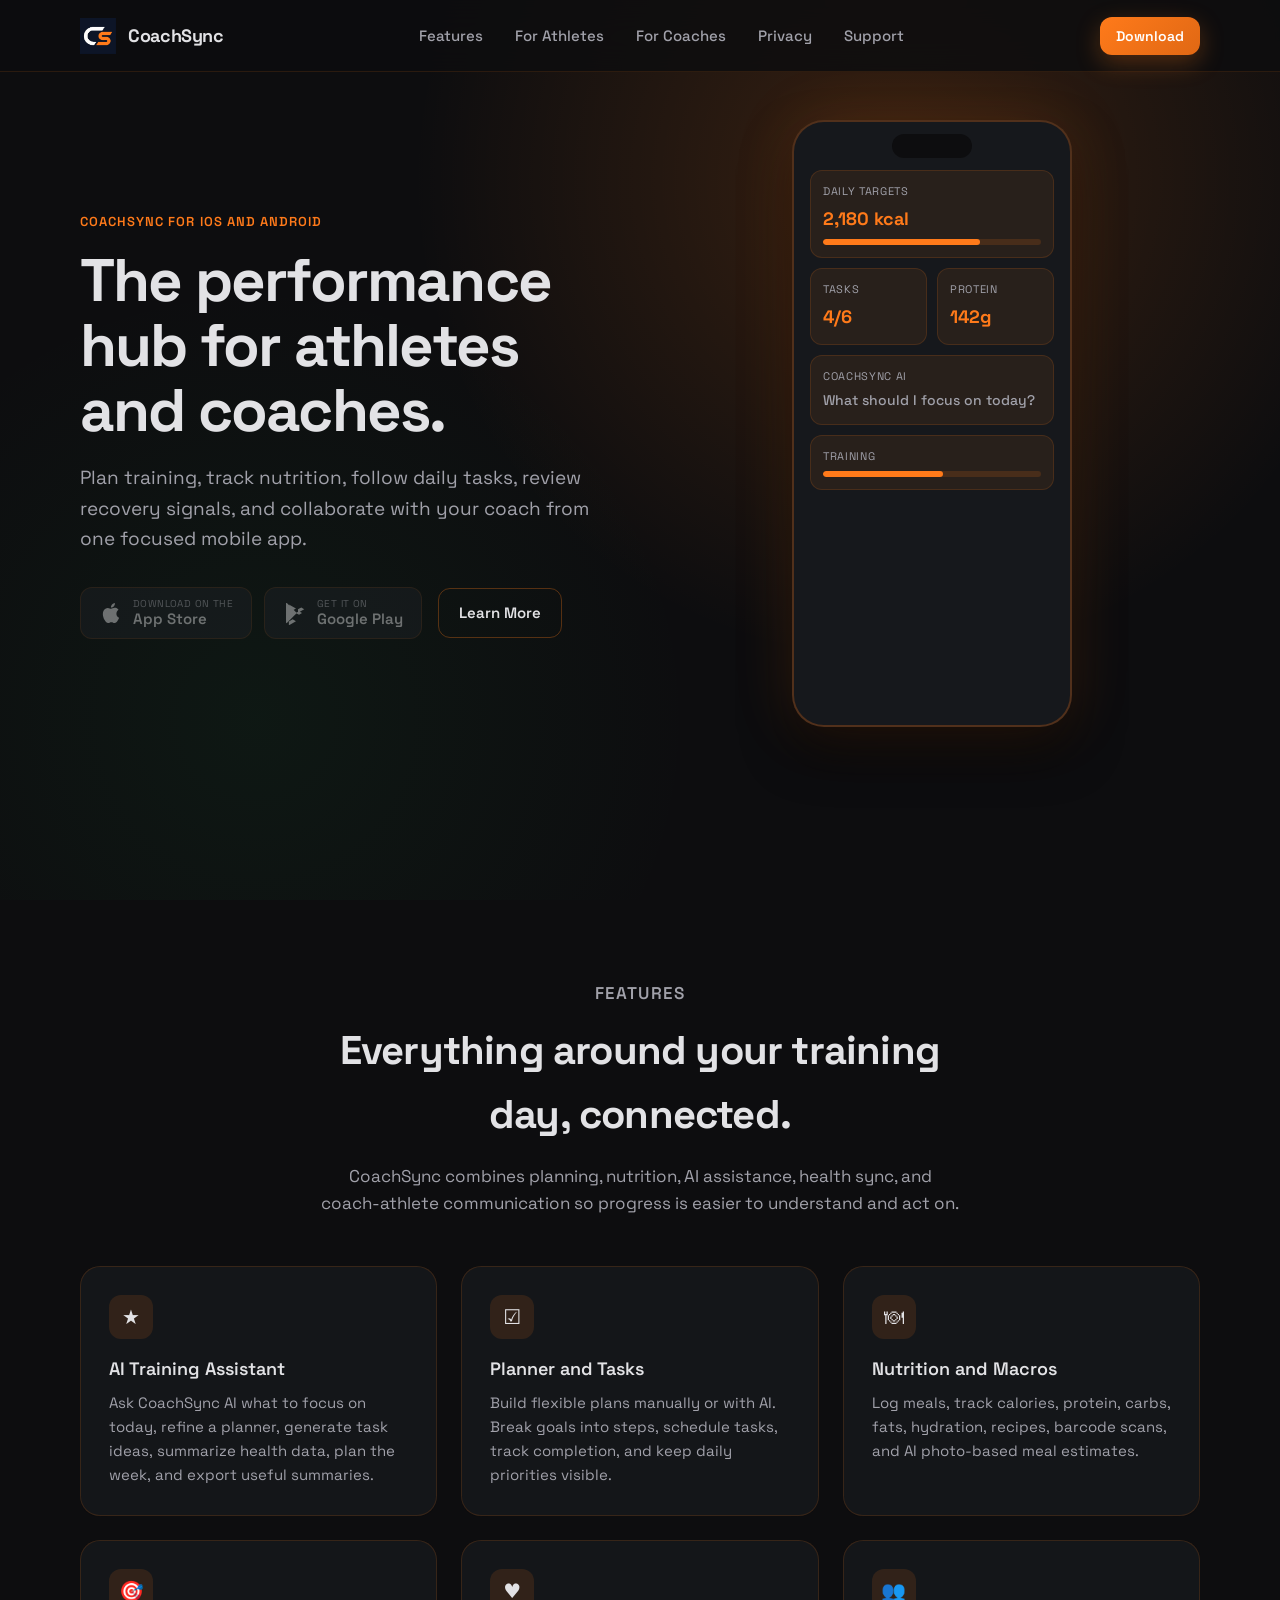
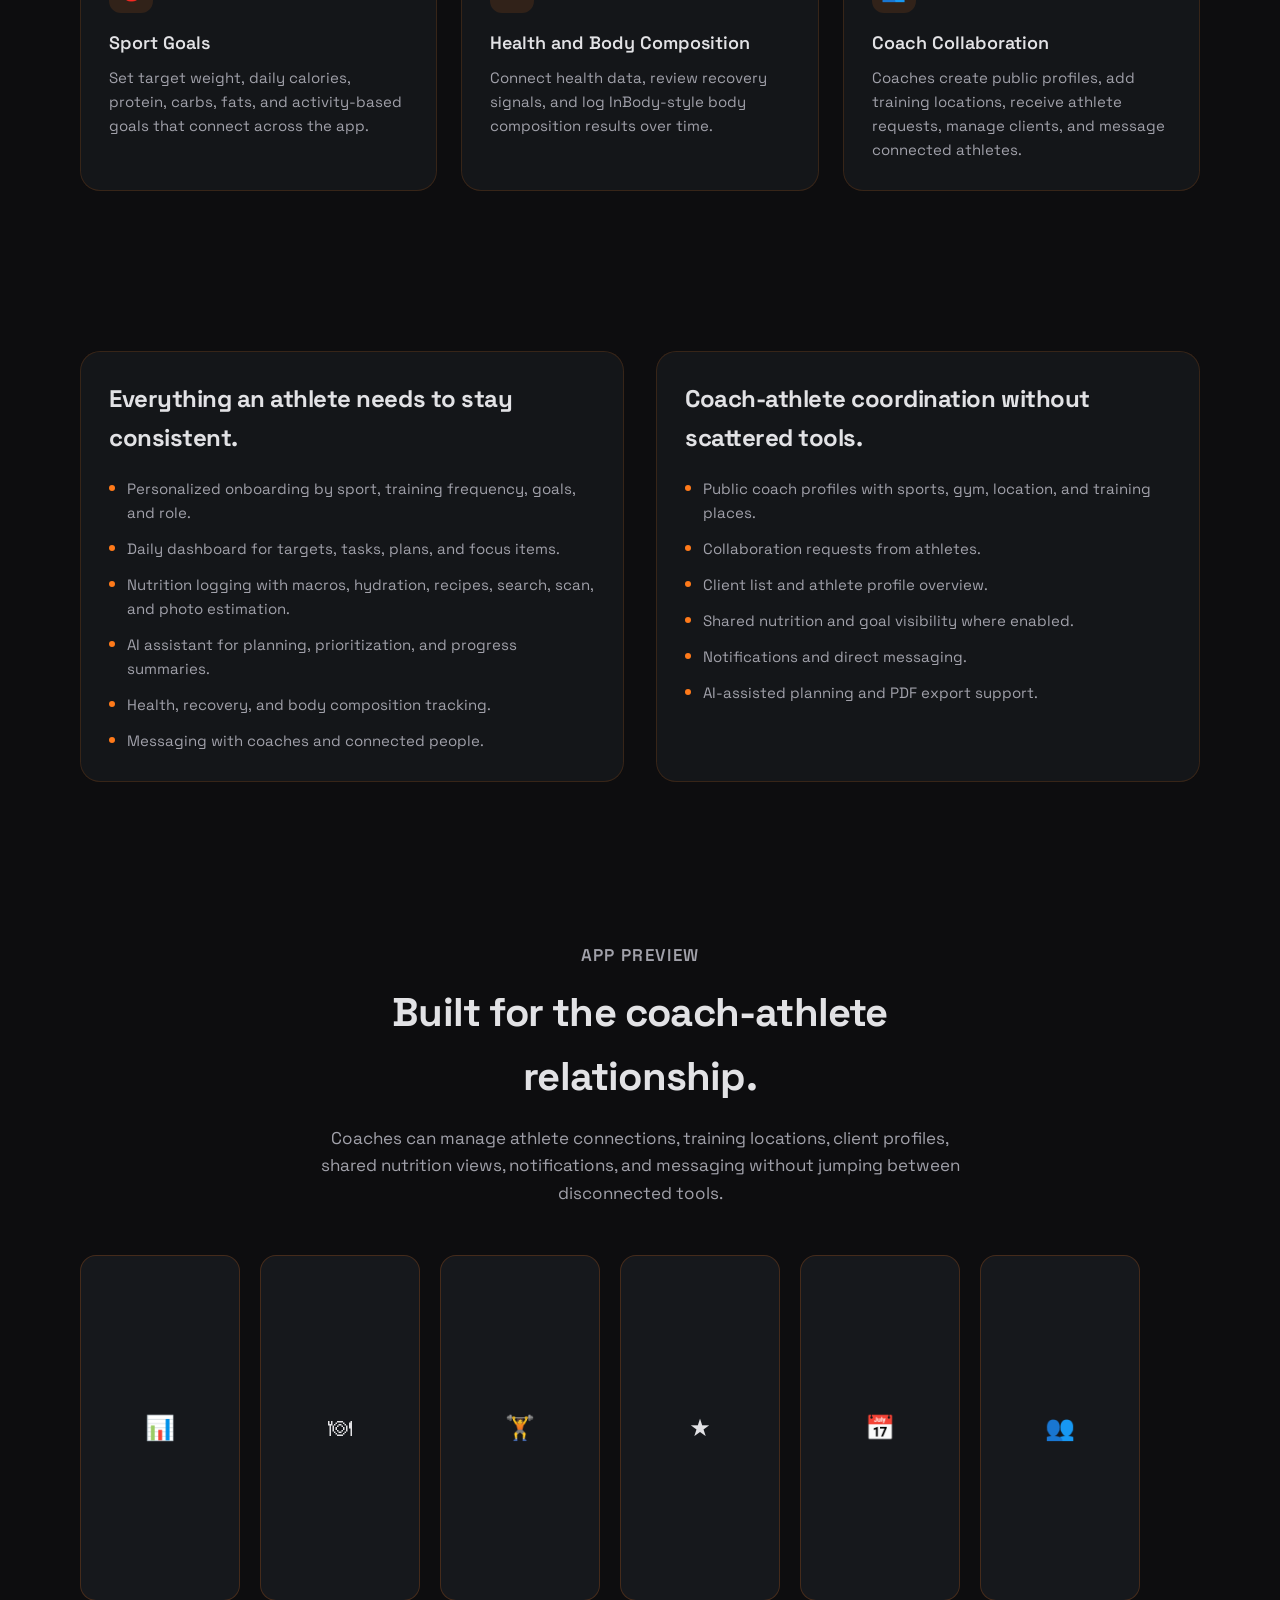
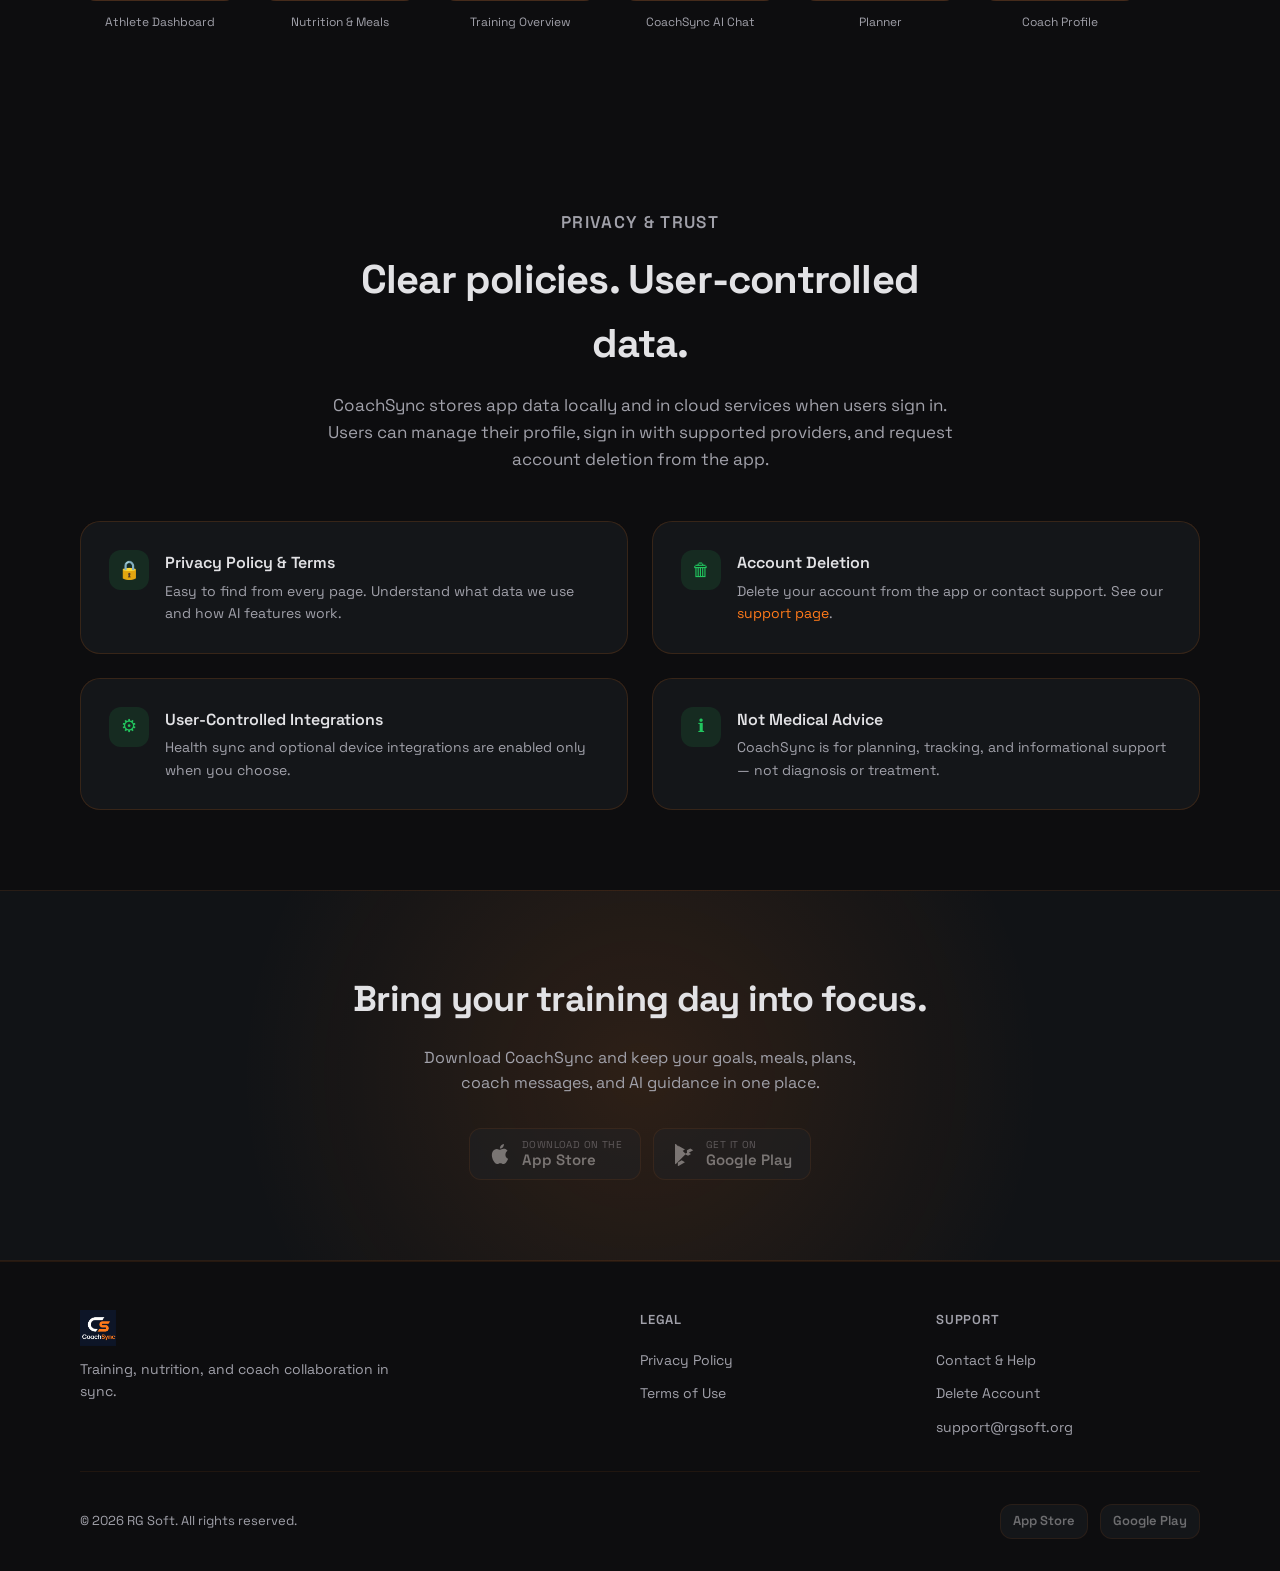
<file: index.html>
<!DOCTYPE html>
<html lang="en">
<head>
  <meta charset="UTF-8">
  <meta name="viewport" content="width=device-width, initial-scale=1.0">
  <meta name="description" content="CoachSync helps athletes and coaches plan training, track nutrition, review health data, and stay connected through AI-assisted workflows.">
  <title>CoachSync — Training, nutrition, and coach collaboration in sync</title>
  <link rel="icon" href="assets/icon.png" type="image/png">
  <link rel="stylesheet" href="css/styles.css">
</head>
<body>
  <header class="site-header">
    <div class="container header-inner">
      <a href="index.html" class="logo-link">
        <img src="assets/icon.png" alt="CoachSync" width="36" height="36">
        <span class="logo-text">CoachSync</span>
      </a>
      <nav class="nav-desktop" aria-label="Main">
        <a href="#features">Features</a>
        <a href="#athletes">For Athletes</a>
        <a href="#coaches">For Coaches</a>
        <a href="privacy.html">Privacy</a>
        <a href="support.html">Support</a>
      </nav>
      <div class="nav-actions">
        <a href="#download" class="btn btn-primary btn-sm">Download</a>
        <button class="nav-toggle" aria-label="Open menu" aria-expanded="false">
          <span></span><span></span><span></span>
        </button>
      </div>
    </div>
    <nav class="nav-mobile" aria-label="Mobile">
      <a href="#features">Features</a>
      <a href="#athletes">For Athletes</a>
      <a href="#coaches">For Coaches</a>
      <a href="privacy.html">Privacy</a>
      <a href="support.html">Support</a>
      <a href="#download" class="btn btn-primary">Download</a>
    </nav>
  </header>

  <main>
    <section class="hero" id="download">
      <div class="container hero-grid">
        <div class="hero-content">
          <span class="hero-eyebrow">CoachSync for iOS and Android</span>
          <h1>The performance hub for athletes and coaches.</h1>
          <p class="hero-lead">
            Plan training, track nutrition, follow daily tasks, review recovery
            signals, and collaborate with your coach from one focused mobile app.
          </p>
          <div class="hero-actions">
            <div class="store-buttons">
              <a href="#" class="store-btn is-disabled" data-store="appstore"
                 aria-disabled="true">
                <svg viewBox="0 0 24 24" fill="currentColor" aria-hidden="true">
                  <path d="M18.71 19.5c-.83 1.24-1.71 2.45-3.05 2.47-1.34.03-1.77-.79-3.29-.79-1.53 0-2 .77-3.27.82-1.31.05-2.3-1.32-3.14-2.53C4.25 17 2.94 12.45 4.7 9.39c.87-1.52 2.43-2.48 4.12-2.51 1.28-.02 2.5.87 3.29.87.78 0 2.26-1.07 3.81-.91.65.03 2.47.26 3.64 1.98-.09.06-2.17 1.28-2.15 3.81.03 3.02 2.65 4.03 2.68 4.04-.03.07-.42 1.44-1.38 2.83M13 3.5c.73-.83 1.94-1.46 2.94-1.5.13 1.17-.34 2.35-1.04 3.19-.69.85-1.83 1.51-2.95 1.42-.15-1.15.41-2.35 1.05-3.11z"/>
                </svg>
                <span class="store-btn-text">
                  <span class="store-btn-label">Download on the</span>
                  <span class="store-btn-name">App Store</span>
                </span>
              </a>
              <a href="#" class="store-btn is-disabled" data-store="playstore"
                 aria-disabled="true">
                <svg viewBox="0 0 24 24" fill="currentColor" aria-hidden="true">
                  <path d="M3.609 1.814L13.792 12 3.61 22.186a1.005 1.005 0 0 1-.601-.92V2.734a1.005 1.005 0 0 1 .601-.92zm12.434 8.546l2.974 1.717-2.974 1.717-3.305-1.908 3.305-1.526zm-1.082-2.003l3.305-1.908 2.974 1.717-6.279 3.625V8.357zM5.864 3.457l7.098 4.098-3.305 1.908L5.864 3.457zm0 17.086l3.793-2.19 3.305 1.908-7.098 4.098V20.543z"/>
                </svg>
                <span class="store-btn-text">
                  <span class="store-btn-label">Get it on</span>
                  <span class="store-btn-name">Google Play</span>
                </span>
              </a>
            </div>
            <a href="#features" class="btn btn-outline">Learn More</a>
          </div>
        </div>
        <div class="hero-visual">
          <div class="phone-mockup" aria-hidden="true">
            <div class="phone-notch"></div>
            <div class="phone-screen">
              <div class="mock-card">
                <div class="mock-card-title">Daily Targets</div>
                <div class="mock-card-value">2,180 kcal</div>
                <div class="mock-bar"><div class="mock-bar-fill" style="width:72%"></div></div>
              </div>
              <div class="mock-row">
                <div class="mock-card">
                  <div class="mock-card-title">Tasks</div>
                  <div class="mock-card-value">4/6</div>
                </div>
                <div class="mock-card">
                  <div class="mock-card-title">Protein</div>
                  <div class="mock-card-value">142g</div>
                </div>
              </div>
              <div class="mock-card">
                <div class="mock-card-title">CoachSync AI</div>
                <div class="mock-card-value" style="font-size:0.875rem;font-weight:500;color:var(--text-secondary)">What should I focus on today?</div>
              </div>
              <div class="mock-card">
                <div class="mock-card-title">Training</div>
                <div class="mock-bar"><div class="mock-bar-fill" style="width:55%"></div></div>
              </div>
            </div>
          </div>
        </div>
      </div>
    </section>

    <section id="features">
      <div class="container">
        <div class="section-header">
          <p class="section-eyebrow">Features</p>
          <h2>Everything around your training day, connected.</h2>
          <p>
            CoachSync combines planning, nutrition, AI assistance, health sync,
            and coach-athlete communication so progress is easier to understand
            and act on.
          </p>
        </div>
        <div class="feature-grid">
          <article class="glass-card feature-card">
            <div class="feature-icon" aria-hidden="true">&#9733;</div>
            <h3>AI Training Assistant</h3>
            <p>
              Ask CoachSync AI what to focus on today, refine a planner, generate
              task ideas, summarize health data, plan the week, and export useful
              summaries.
            </p>
          </article>
          <article class="glass-card feature-card">
            <div class="feature-icon" aria-hidden="true">&#9745;</div>
            <h3>Planner and Tasks</h3>
            <p>
              Build flexible plans manually or with AI. Break goals into steps,
              schedule tasks, track completion, and keep daily priorities visible.
            </p>
          </article>
          <article class="glass-card feature-card">
            <div class="feature-icon" aria-hidden="true">&#127869;</div>
            <h3>Nutrition and Macros</h3>
            <p>
              Log meals, track calories, protein, carbs, fats, hydration,
              recipes, barcode scans, and AI photo-based meal estimates.
            </p>
          </article>
          <article class="glass-card feature-card">
            <div class="feature-icon" aria-hidden="true">&#127919;</div>
            <h3>Sport Goals</h3>
            <p>
              Set target weight, daily calories, protein, carbs, fats, and
              activity-based goals that connect across the app.
            </p>
          </article>
          <article class="glass-card feature-card">
            <div class="feature-icon" aria-hidden="true">&#9829;</div>
            <h3>Health and Body Composition</h3>
            <p>
              Connect health data, review recovery signals, and log InBody-style
              body composition results over time.
            </p>
          </article>
          <article class="glass-card feature-card">
            <div class="feature-icon" aria-hidden="true">&#128101;</div>
            <h3>Coach Collaboration</h3>
            <p>
              Coaches create public profiles, add training locations, receive
              athlete requests, manage clients, and message connected athletes.
            </p>
          </article>
        </div>
      </div>
    </section>

    <section id="athletes">
      <div class="container">
        <div class="audience-grid">
          <div class="audience-block glass-card">
            <h3>Everything an athlete needs to stay consistent.</h3>
            <ul class="audience-list">
              <li>Personalized onboarding by sport, training frequency, goals, and role.</li>
              <li>Daily dashboard for targets, tasks, plans, and focus items.</li>
              <li>Nutrition logging with macros, hydration, recipes, search, scan, and photo estimation.</li>
              <li>AI assistant for planning, prioritization, and progress summaries.</li>
              <li>Health, recovery, and body composition tracking.</li>
              <li>Messaging with coaches and connected people.</li>
            </ul>
          </div>
          <div class="audience-block glass-card" id="coaches">
            <h3>Coach-athlete coordination without scattered tools.</h3>
            <ul class="audience-list">
              <li>Public coach profiles with sports, gym, location, and training places.</li>
              <li>Collaboration requests from athletes.</li>
              <li>Client list and athlete profile overview.</li>
              <li>Shared nutrition and goal visibility where enabled.</li>
              <li>Notifications and direct messaging.</li>
              <li>AI-assisted planning and PDF export support.</li>
            </ul>
          </div>
        </div>
      </div>
    </section>

    <section id="screens">
      <div class="container">
        <div class="section-header">
          <p class="section-eyebrow">App Preview</p>
          <h2>Built for the coach-athlete relationship.</h2>
          <p>
            Coaches can manage athlete connections, training locations, client
            profiles, shared nutrition views, notifications, and messaging
            without jumping between disconnected tools.
          </p>
        </div>
        <div class="screens-strip">
          <div class="screen-preview">
            <div class="screen-preview-frame">
              <span class="screen-preview-icon">&#128202;</span>
            </div>
            <p class="screen-preview-label">Athlete Dashboard</p>
          </div>
          <div class="screen-preview">
            <div class="screen-preview-frame">
              <span class="screen-preview-icon">&#127869;</span>
            </div>
            <p class="screen-preview-label">Nutrition &amp; Meals</p>
          </div>
          <div class="screen-preview">
            <div class="screen-preview-frame">
              <span class="screen-preview-icon">&#127947;</span>
            </div>
            <p class="screen-preview-label">Training Overview</p>
          </div>
          <div class="screen-preview">
            <div class="screen-preview-frame">
              <span class="screen-preview-icon">&#9733;</span>
            </div>
            <p class="screen-preview-label">CoachSync AI Chat</p>
          </div>
          <div class="screen-preview">
            <div class="screen-preview-frame">
              <span class="screen-preview-icon">&#128197;</span>
            </div>
            <p class="screen-preview-label">Planner</p>
          </div>
          <div class="screen-preview">
            <div class="screen-preview-frame">
              <span class="screen-preview-icon">&#128101;</span>
            </div>
            <p class="screen-preview-label">Coach Profile</p>
          </div>
        </div>
      </div>
    </section>

    <section id="trust">
      <div class="container">
        <div class="section-header">
          <p class="section-eyebrow">Privacy &amp; Trust</p>
          <h2>Clear policies. User-controlled data.</h2>
          <p>
            CoachSync stores app data locally and in cloud services when users
            sign in. Users can manage their profile, sign in with supported
            providers, and request account deletion from the app.
          </p>
        </div>
        <div class="trust-grid">
          <div class="trust-item glass-card">
            <div class="trust-icon" aria-hidden="true">&#128274;</div>
            <div>
              <h4>Privacy Policy &amp; Terms</h4>
              <p>Easy to find from every page. Understand what data we use and how AI features work.</p>
            </div>
          </div>
          <div class="trust-item glass-card">
            <div class="trust-icon" aria-hidden="true">&#128465;</div>
            <div>
              <h4>Account Deletion</h4>
              <p>Delete your account from the app or contact support. See our <a href="support.html">support page</a>.</p>
            </div>
          </div>
          <div class="trust-item glass-card">
            <div class="trust-icon" aria-hidden="true">&#9881;</div>
            <div>
              <h4>User-Controlled Integrations</h4>
              <p>Health sync and optional device integrations are enabled only when you choose.</p>
            </div>
          </div>
          <div class="trust-item glass-card">
            <div class="trust-icon" aria-hidden="true">&#8505;</div>
            <div>
              <h4>Not Medical Advice</h4>
              <p>CoachSync is for planning, tracking, and informational support — not diagnosis or treatment.</p>
            </div>
          </div>
        </div>
      </div>
    </section>

    <section class="cta-band">
      <div class="container">
        <h2>Bring your training day into focus.</h2>
        <p>
          Download CoachSync and keep your goals, meals, plans, coach messages,
          and AI guidance in one place.
        </p>
        <div class="store-buttons" style="justify-content:center">
          <a href="#" class="store-btn is-disabled" data-store="appstore"
             aria-disabled="true">
            <svg viewBox="0 0 24 24" fill="currentColor" aria-hidden="true">
              <path d="M18.71 19.5c-.83 1.24-1.71 2.45-3.05 2.47-1.34.03-1.77-.79-3.29-.79-1.53 0-2 .77-3.27.82-1.31.05-2.3-1.32-3.14-2.53C4.25 17 2.94 12.45 4.7 9.39c.87-1.52 2.43-2.48 4.12-2.51 1.28-.02 2.5.87 3.29.87.78 0 2.26-1.07 3.81-.91.65.03 2.47.26 3.64 1.98-.09.06-2.17 1.28-2.15 3.81.03 3.02 2.65 4.03 2.68 4.04-.03.07-.42 1.44-1.38 2.83M13 3.5c.73-.83 1.94-1.46 2.94-1.5.13 1.17-.34 2.35-1.04 3.19-.69.85-1.83 1.51-2.95 1.42-.15-1.15.41-2.35 1.05-3.11z"/>
            </svg>
            <span class="store-btn-text">
              <span class="store-btn-label">Download on the</span>
              <span class="store-btn-name">App Store</span>
            </span>
          </a>
          <a href="#" class="store-btn is-disabled" data-store="playstore"
             aria-disabled="true">
            <svg viewBox="0 0 24 24" fill="currentColor" aria-hidden="true">
              <path d="M3.609 1.814L13.792 12 3.61 22.186a1.005 1.005 0 0 1-.601-.92V2.734a1.005 1.005 0 0 1 .601-.92zm12.434 8.546l2.974 1.717-2.974 1.717-3.305-1.908 3.305-1.526zm-1.082-2.003l3.305-1.908 2.974 1.717-6.279 3.625V8.357zM5.864 3.457l7.098 4.098-3.305 1.908L5.864 3.457zm0 17.086l3.793-2.19 3.305 1.908-7.098 4.098V20.543z"/>
            </svg>
            <span class="store-btn-text">
              <span class="store-btn-label">Get it on</span>
              <span class="store-btn-name">Google Play</span>
            </span>
          </a>
        </div>
      </div>
    </section>
  </main>

  <footer class="site-footer">
    <div class="container">
      <div class="footer-grid">
        <div class="footer-brand">
          <a href="index.html" class="logo-link">
            <img src="assets/icon_with_text.png" alt="CoachSync" width="140" height="36">
          </a>
          <p>Training, nutrition, and coach collaboration in sync.</p>
        </div>
        <div class="footer-links">
          <h4>Legal</h4>
          <ul>
            <li><a href="privacy.html">Privacy Policy</a></li>
            <li><a href="terms.html">Terms of Use</a></li>
          </ul>
        </div>
        <div class="footer-links">
          <h4>Support</h4>
          <ul>
            <li><a href="support.html">Contact &amp; Help</a></li>
            <li><a href="support.html#delete-account">Delete Account</a></li>
            <li><a data-contact-email href="mailto:support@rgsoft.org">support@rgsoft.org</a></li>
          </ul>
        </div>
      </div>
      <div class="footer-bottom">
        <span>&copy; <span id="year"></span> RG Soft. All rights reserved.</span>
        <div class="store-buttons">
          <a href="#" class="store-btn is-disabled btn-sm" data-store="appstore"
             aria-disabled="true" style="padding:0.375rem 0.75rem">
            <span class="store-btn-name" style="font-size:0.8125rem">App Store</span>
          </a>
          <a href="#" class="store-btn is-disabled btn-sm" data-store="playstore"
             aria-disabled="true" style="padding:0.375rem 0.75rem">
            <span class="store-btn-name" style="font-size:0.8125rem">Google Play</span>
          </a>
        </div>
      </div>
    </div>
  </footer>

  <script src="js/config.js"></script>
  <script src="js/main.js"></script>
  <script>document.getElementById('year').textContent = new Date().getFullYear();</script>
</body>
</html>
</file>
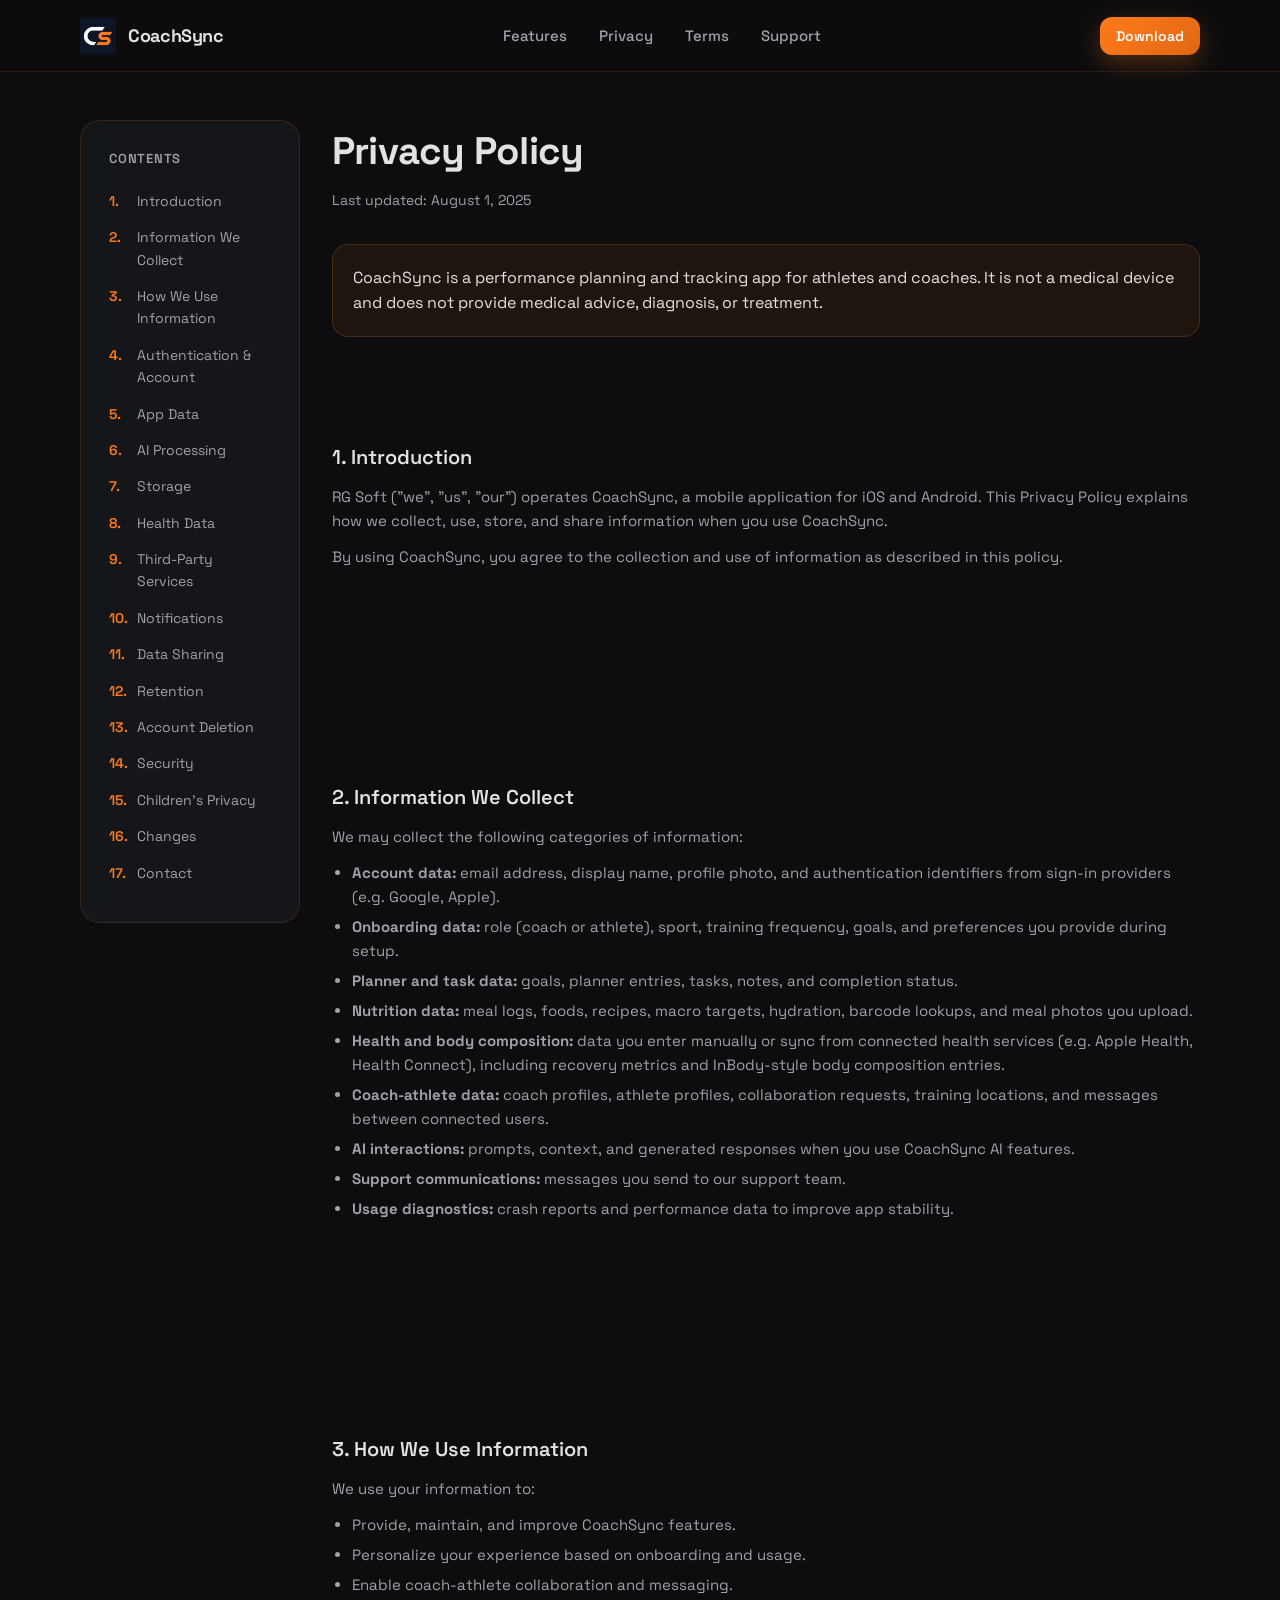
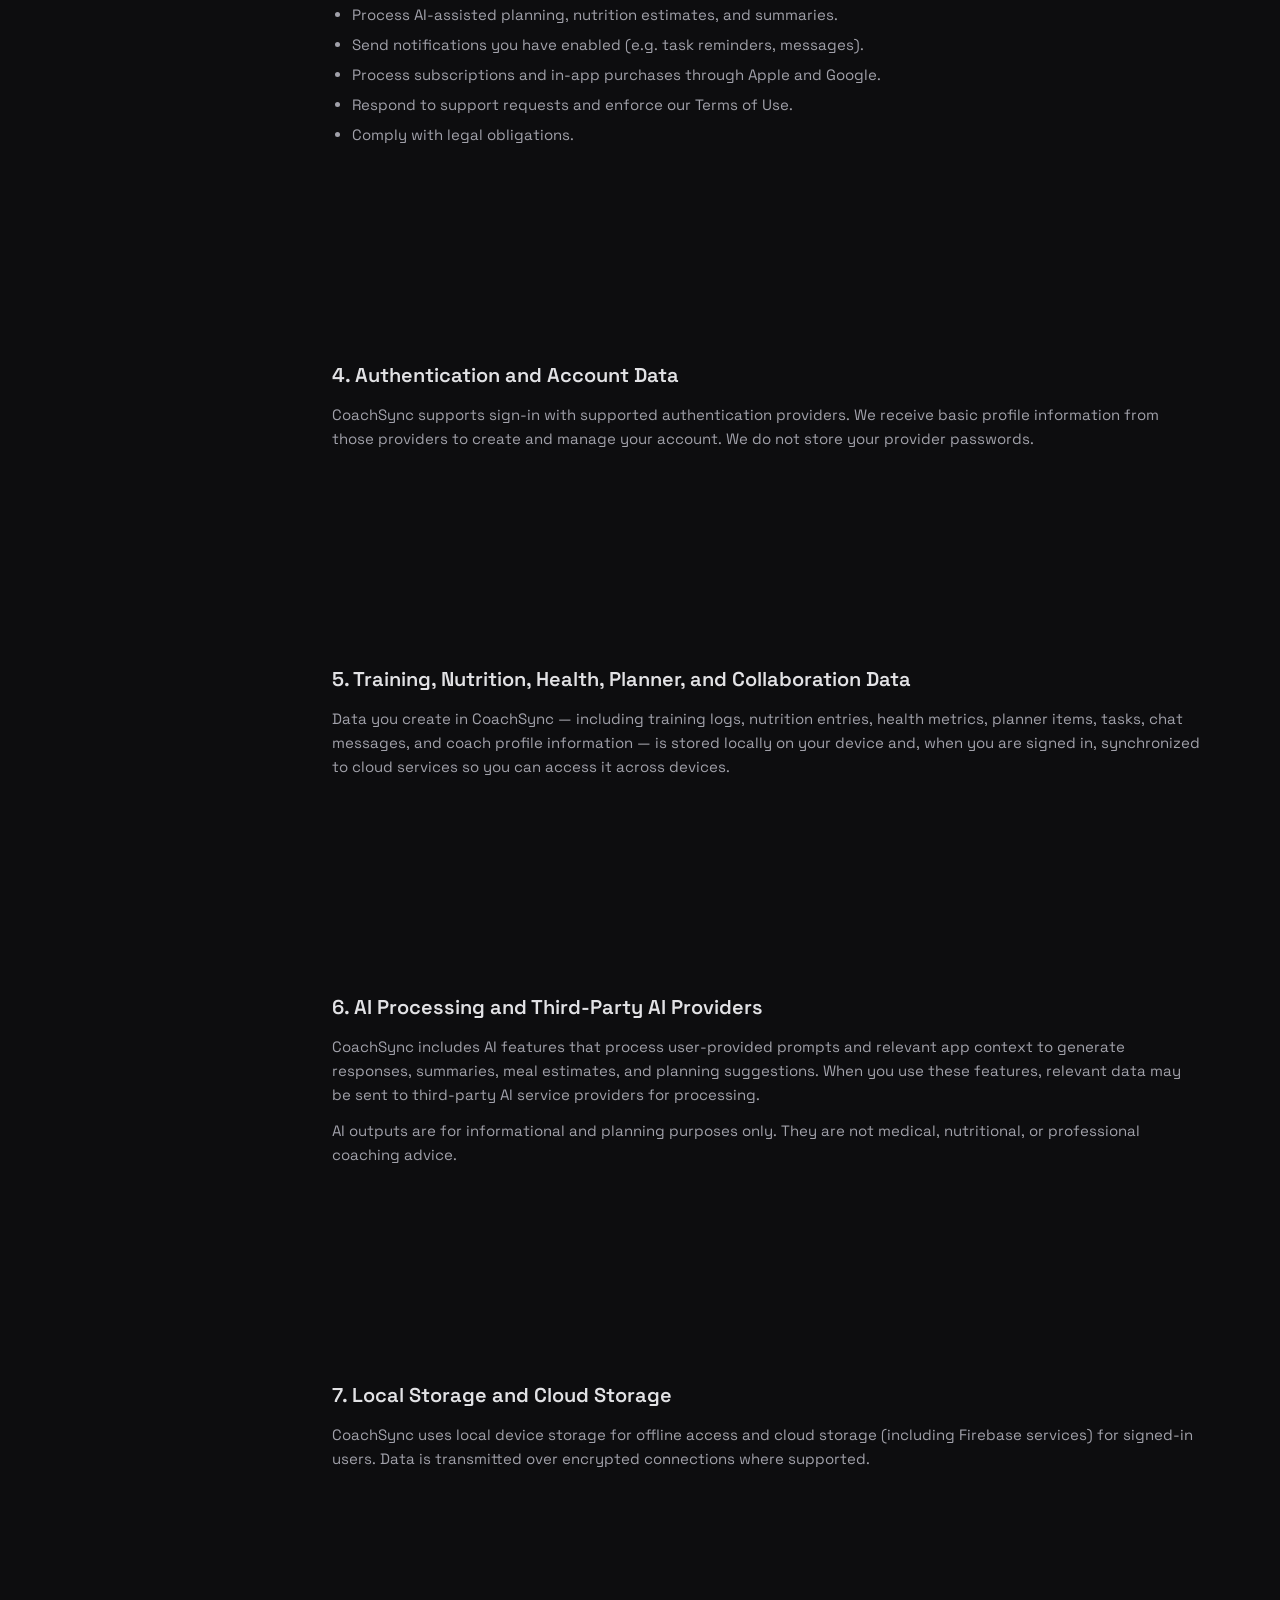
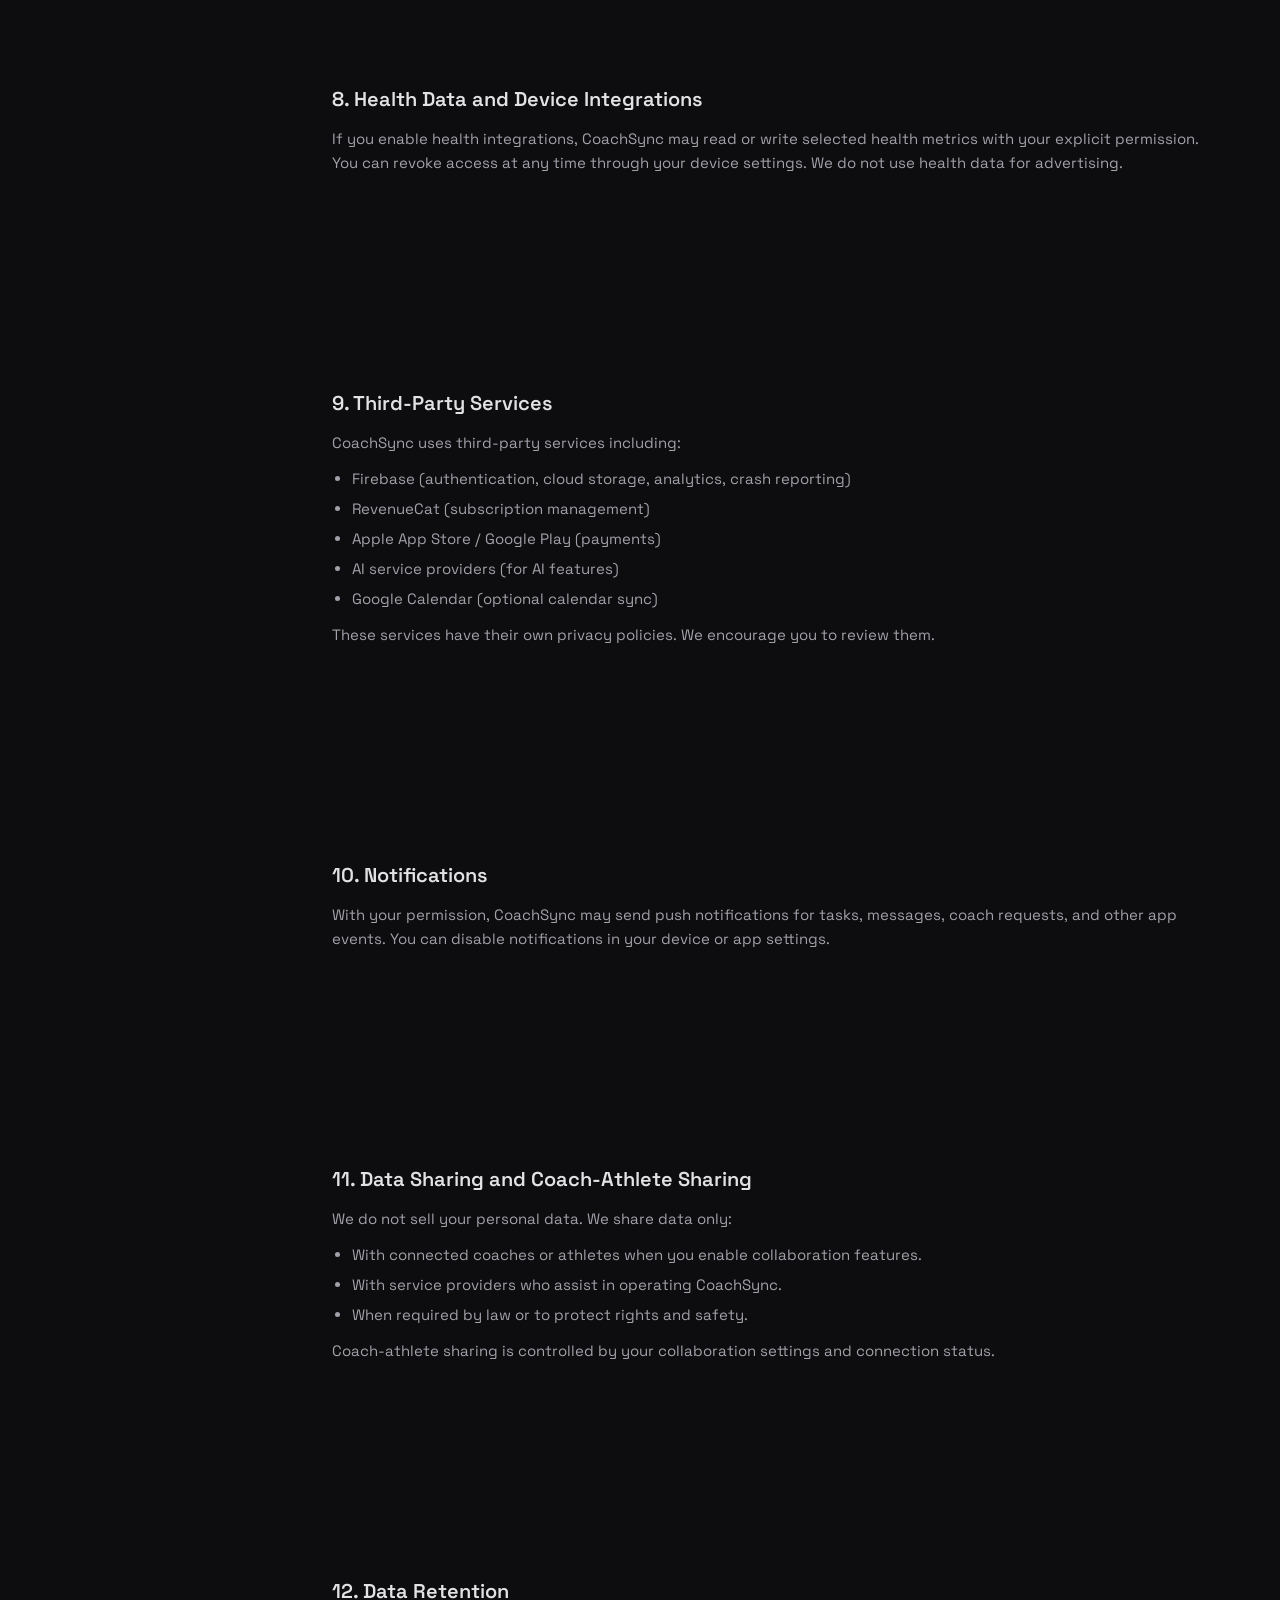
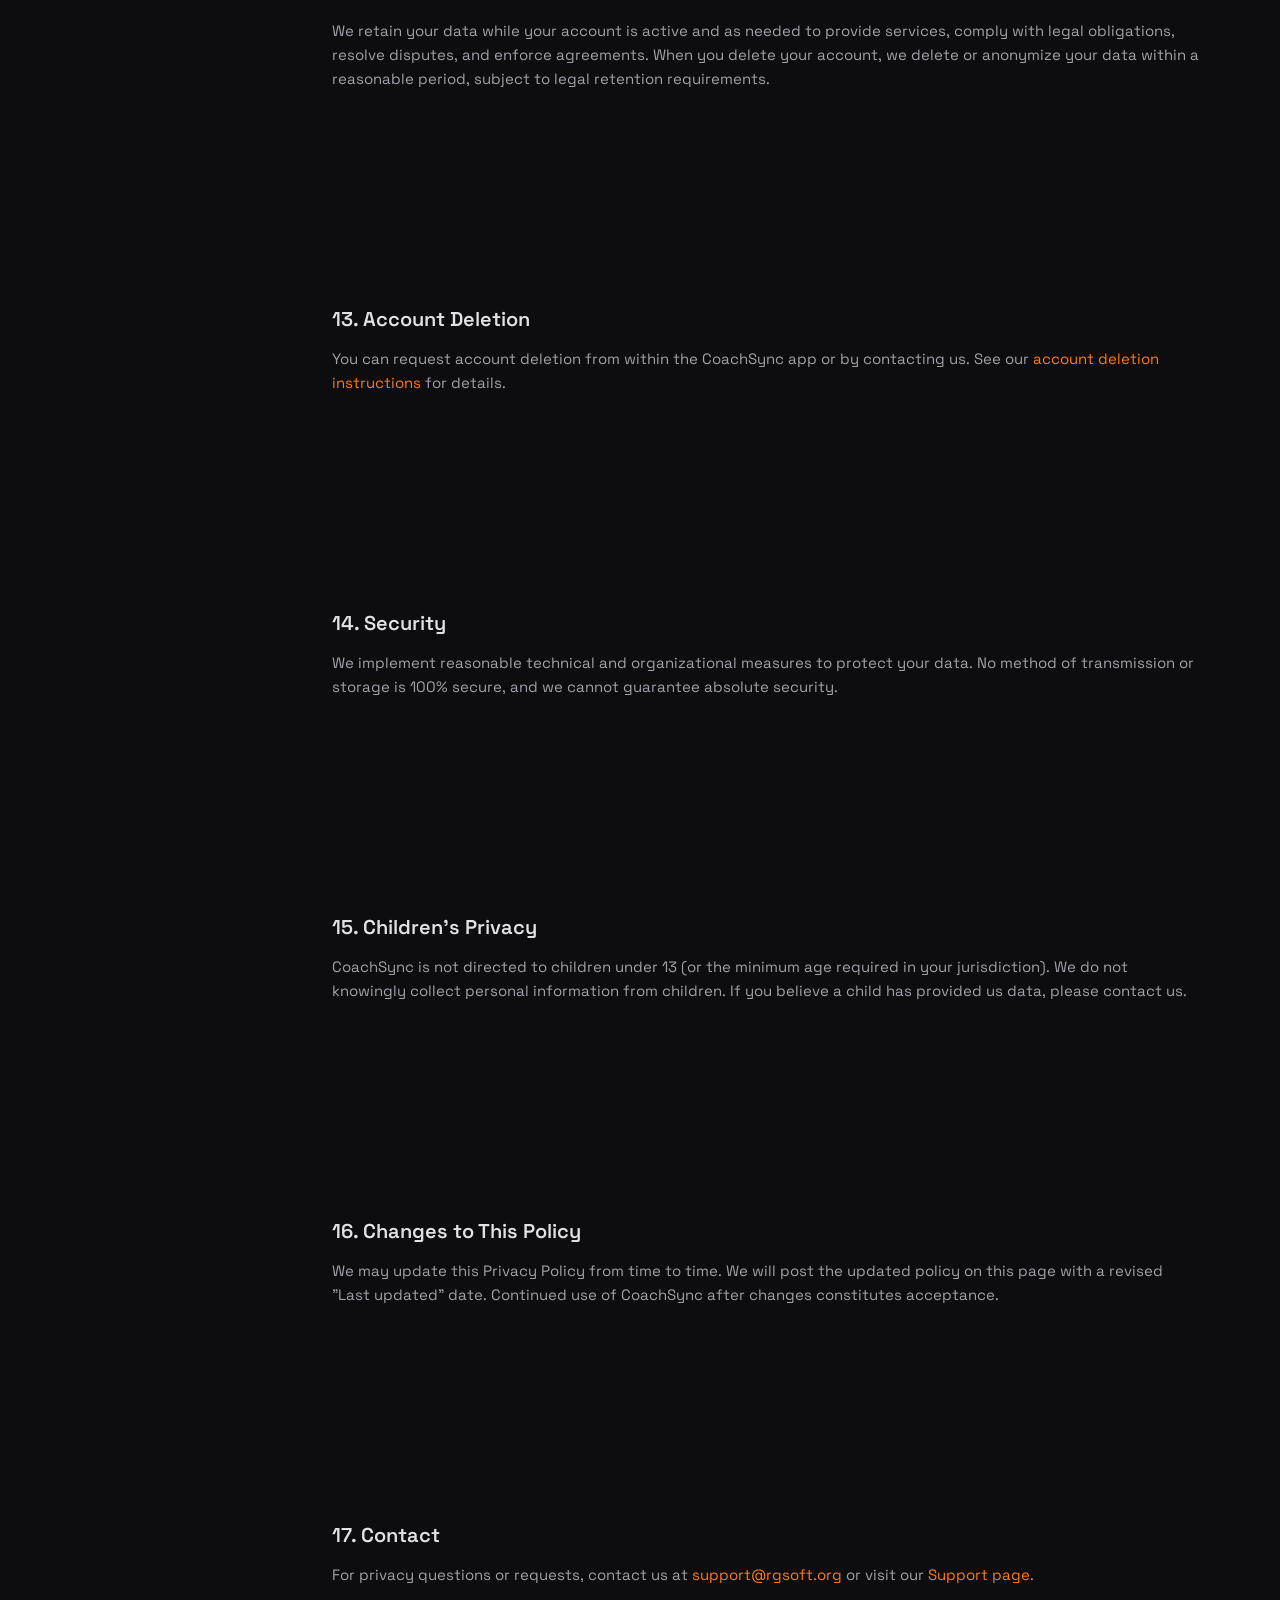
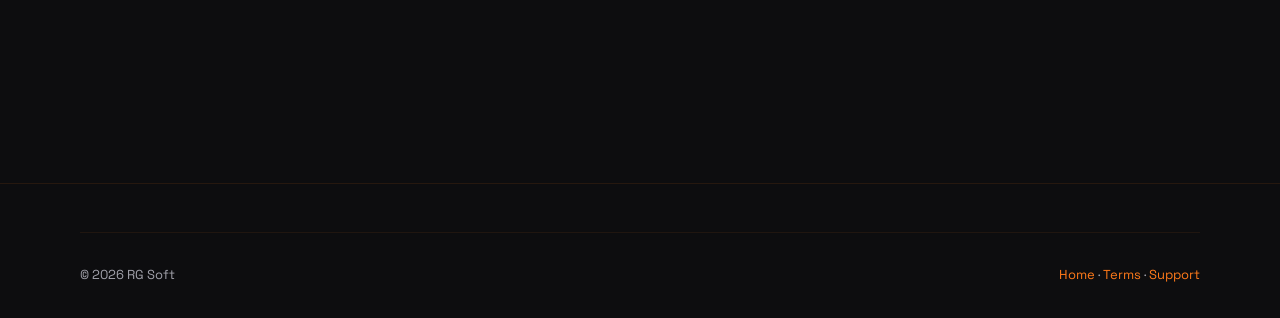
<file: privacy.html>
<!DOCTYPE html>
<html lang="en">
<head>
  <meta charset="UTF-8">
  <meta name="viewport" content="width=device-width, initial-scale=1.0">
  <meta name="description" content="CoachSync Privacy Policy — how we collect, use, and protect your data.">
  <title>Privacy Policy — CoachSync</title>
  <link rel="icon" href="assets/icon.png" type="image/png">
  <link rel="stylesheet" href="css/styles.css">
</head>
<body>
  <header class="site-header">
    <div class="container header-inner">
      <a href="index.html" class="logo-link">
        <img src="assets/icon.png" alt="CoachSync" width="36" height="36">
        <span class="logo-text">CoachSync</span>
      </a>
      <nav class="nav-desktop" aria-label="Main">
        <a href="index.html#features">Features</a>
        <a href="privacy.html">Privacy</a>
        <a href="terms.html">Terms</a>
        <a href="support.html">Support</a>
      </nav>
      <div class="nav-actions">
        <a href="index.html#download" class="btn btn-primary btn-sm">Download</a>
        <button class="nav-toggle" aria-label="Open menu" aria-expanded="false">
          <span></span><span></span><span></span>
        </button>
      </div>
    </div>
    <nav class="nav-mobile" aria-label="Mobile">
      <a href="index.html">Home</a>
      <a href="privacy.html">Privacy</a>
      <a href="terms.html">Terms</a>
      <a href="support.html">Support</a>
    </nav>
  </header>

  <main class="legal-page">
    <div class="container legal-layout">
      <aside class="legal-toc glass-card" aria-label="Table of contents">
        <details class="legal-toc-panel">
          <summary><h2>Contents</h2></summary>
          <ol>
          <li><a href="#intro">Introduction</a></li>
          <li><a href="#collected">Information We Collect</a></li>
          <li><a href="#use">How We Use Information</a></li>
          <li><a href="#auth">Authentication &amp; Account</a></li>
          <li><a href="#app-data">App Data</a></li>
          <li><a href="#ai">AI Processing</a></li>
          <li><a href="#storage">Storage</a></li>
          <li><a href="#health">Health Data</a></li>
          <li><a href="#third-party">Third-Party Services</a></li>
          <li><a href="#notifications">Notifications</a></li>
          <li><a href="#sharing">Data Sharing</a></li>
          <li><a href="#retention">Retention</a></li>
          <li><a href="#deletion">Account Deletion</a></li>
          <li><a href="#security">Security</a></li>
          <li><a href="#children">Children's Privacy</a></li>
          <li><a href="#changes">Changes</a></li>
          <li><a href="#contact">Contact</a></li>
          </ol>
        </details>
      </aside>

      <article class="legal-content">
        <h1>Privacy Policy</h1>
        <p class="legal-meta">Last updated: August 1, 2025</p>

        <div class="legal-callout">
          <p>
            CoachSync is a performance planning and tracking app for athletes
            and coaches. It is not a medical device and does not provide
            medical advice, diagnosis, or treatment.
          </p>
        </div>

        <section class="legal-section" id="intro">
          <h2>1. Introduction</h2>
          <p>
            RG Soft ("we", "us", "our") operates CoachSync, a mobile application
            for iOS and Android. This Privacy Policy explains how we collect,
            use, store, and share information when you use CoachSync.
          </p>
          <p>
            By using CoachSync, you agree to the collection and use of
            information as described in this policy.
          </p>
        </section>

        <section class="legal-section" id="collected">
          <h2>2. Information We Collect</h2>
          <p>We may collect the following categories of information:</p>
          <ul>
            <li><strong>Account data:</strong> email address, display name, profile photo, and authentication identifiers from sign-in providers (e.g. Google, Apple).</li>
            <li><strong>Onboarding data:</strong> role (coach or athlete), sport, training frequency, goals, and preferences you provide during setup.</li>
            <li><strong>Planner and task data:</strong> goals, planner entries, tasks, notes, and completion status.</li>
            <li><strong>Nutrition data:</strong> meal logs, foods, recipes, macro targets, hydration, barcode lookups, and meal photos you upload.</li>
            <li><strong>Health and body composition:</strong> data you enter manually or sync from connected health services (e.g. Apple Health, Health Connect), including recovery metrics and InBody-style body composition entries.</li>
            <li><strong>Coach-athlete data:</strong> coach profiles, athlete profiles, collaboration requests, training locations, and messages between connected users.</li>
            <li><strong>AI interactions:</strong> prompts, context, and generated responses when you use CoachSync AI features.</li>
            <li><strong>Support communications:</strong> messages you send to our support team.</li>
            <li><strong>Usage diagnostics:</strong> crash reports and performance data to improve app stability.</li>
          </ul>
        </section>

        <section class="legal-section" id="use">
          <h2>3. How We Use Information</h2>
          <p>We use your information to:</p>
          <ul>
            <li>Provide, maintain, and improve CoachSync features.</li>
            <li>Personalize your experience based on onboarding and usage.</li>
            <li>Enable coach-athlete collaboration and messaging.</li>
            <li>Process AI-assisted planning, nutrition estimates, and summaries.</li>
            <li>Send notifications you have enabled (e.g. task reminders, messages).</li>
            <li>Process subscriptions and in-app purchases through Apple and Google.</li>
            <li>Respond to support requests and enforce our Terms of Use.</li>
            <li>Comply with legal obligations.</li>
          </ul>
        </section>

        <section class="legal-section" id="auth">
          <h2>4. Authentication and Account Data</h2>
          <p>
            CoachSync supports sign-in with supported authentication providers.
            We receive basic profile information from those providers to create
            and manage your account. We do not store your provider passwords.
          </p>
        </section>

        <section class="legal-section" id="app-data">
          <h2>5. Training, Nutrition, Health, Planner, and Collaboration Data</h2>
          <p>
            Data you create in CoachSync — including training logs, nutrition
            entries, health metrics, planner items, tasks, chat messages, and
            coach profile information — is stored locally on your device and,
            when you are signed in, synchronized to cloud services so you can
            access it across devices.
          </p>
        </section>

        <section class="legal-section" id="ai">
          <h2>6. AI Processing and Third-Party AI Providers</h2>
          <p>
            CoachSync includes AI features that process user-provided prompts
            and relevant app context to generate responses, summaries, meal
            estimates, and planning suggestions. When you use these features,
            relevant data may be sent to third-party AI service providers for
            processing.
          </p>
          <p>
            AI outputs are for informational and planning purposes only. They
            are not medical, nutritional, or professional coaching advice.
          </p>
        </section>

        <section class="legal-section" id="storage">
          <h2>7. Local Storage and Cloud Storage</h2>
          <p>
            CoachSync uses local device storage for offline access and cloud
            storage (including Firebase services) for signed-in users. Data is
            transmitted over encrypted connections where supported.
          </p>
        </section>

        <section class="legal-section" id="health">
          <h2>8. Health Data and Device Integrations</h2>
          <p>
            If you enable health integrations, CoachSync may read or write
            selected health metrics with your explicit permission. You can
            revoke access at any time through your device settings. We do not
            use health data for advertising.
          </p>
        </section>

        <section class="legal-section" id="third-party">
          <h2>9. Third-Party Services</h2>
          <p>CoachSync uses third-party services including:</p>
          <ul>
            <li>Firebase (authentication, cloud storage, analytics, crash reporting)</li>
            <li>RevenueCat (subscription management)</li>
            <li>Apple App Store / Google Play (payments)</li>
            <li>AI service providers (for AI features)</li>
            <li>Google Calendar (optional calendar sync)</li>
          </ul>
          <p>
            These services have their own privacy policies. We encourage you to
            review them.
          </p>
        </section>

        <section class="legal-section" id="notifications">
          <h2>10. Notifications</h2>
          <p>
            With your permission, CoachSync may send push notifications for
            tasks, messages, coach requests, and other app events. You can
            disable notifications in your device or app settings.
          </p>
        </section>

        <section class="legal-section" id="sharing">
          <h2>11. Data Sharing and Coach-Athlete Sharing</h2>
          <p>
            We do not sell your personal data. We share data only:
          </p>
          <ul>
            <li>With connected coaches or athletes when you enable collaboration features.</li>
            <li>With service providers who assist in operating CoachSync.</li>
            <li>When required by law or to protect rights and safety.</li>
          </ul>
          <p>
            Coach-athlete sharing is controlled by your collaboration settings
            and connection status.
          </p>
        </section>

        <section class="legal-section" id="retention">
          <h2>12. Data Retention</h2>
          <p>
            We retain your data while your account is active and as needed to
            provide services, comply with legal obligations, resolve disputes,
            and enforce agreements. When you delete your account, we delete or
            anonymize your data within a reasonable period, subject to legal
            retention requirements.
          </p>
        </section>

        <section class="legal-section" id="deletion">
          <h2>13. Account Deletion</h2>
          <p>
            You can request account deletion from within the CoachSync app or
            by contacting us. See our
            <a href="support.html#delete-account">account deletion instructions</a>
            for details.
          </p>
        </section>

        <section class="legal-section" id="security">
          <h2>14. Security</h2>
          <p>
            We implement reasonable technical and organizational measures to
            protect your data. No method of transmission or storage is 100%
            secure, and we cannot guarantee absolute security.
          </p>
        </section>

        <section class="legal-section" id="children">
          <h2>15. Children's Privacy</h2>
          <p>
            CoachSync is not directed to children under 13 (or the minimum age
            required in your jurisdiction). We do not knowingly collect personal
            information from children. If you believe a child has provided us
            data, please contact us.
          </p>
        </section>

        <section class="legal-section" id="changes">
          <h2>16. Changes to This Policy</h2>
          <p>
            We may update this Privacy Policy from time to time. We will post
            the updated policy on this page with a revised "Last updated" date.
            Continued use of CoachSync after changes constitutes acceptance.
          </p>
        </section>

        <section class="legal-section" id="contact">
          <h2>17. Contact</h2>
          <p>
            For privacy questions or requests, contact us at
            <a data-contact-email href="mailto:support@rgsoft.org">support@rgsoft.org</a>
            or visit our <a href="support.html">Support page</a>.
          </p>
        </section>
      </article>
    </div>
  </main>

  <footer class="site-footer">
    <div class="container footer-bottom">
      <span>&copy; <span id="year"></span> RG Soft</span>
      <nav aria-label="Footer">
        <a href="index.html">Home</a> &middot;
        <a href="terms.html">Terms</a> &middot;
        <a href="support.html">Support</a>
      </nav>
    </div>
  </footer>

  <script src="js/config.js"></script>
  <script src="js/main.js"></script>
  <script>document.getElementById('year').textContent = new Date().getFullYear();</script>
</body>
</html>
</file>
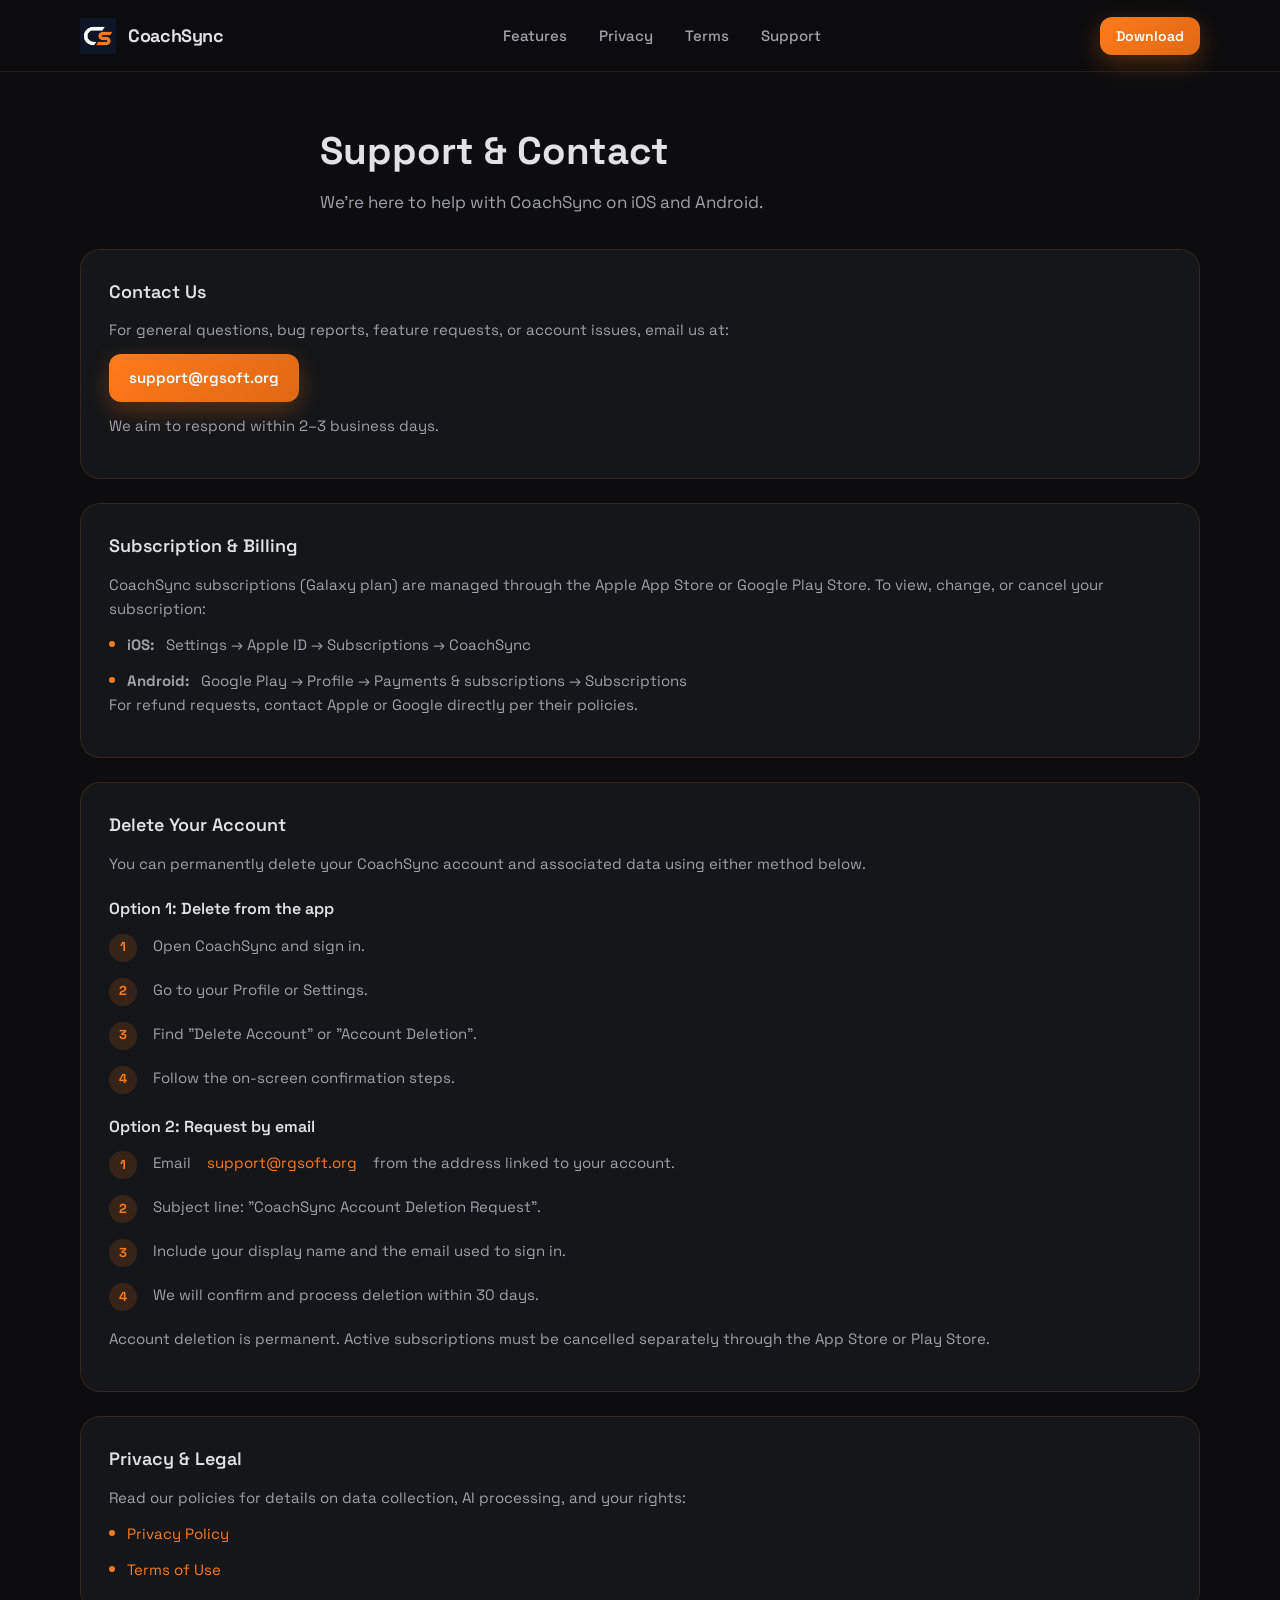
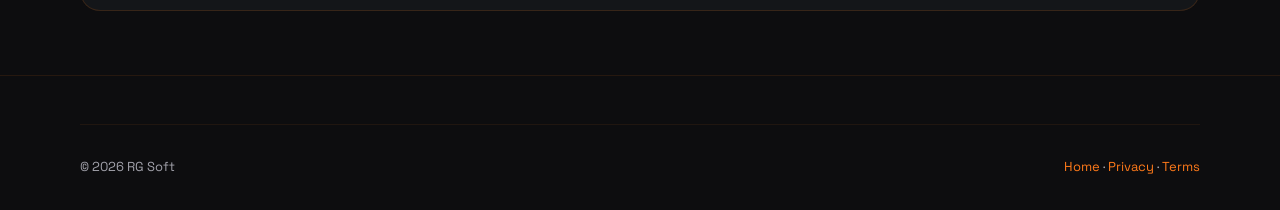
<file: support.html>
<!DOCTYPE html>
<html lang="en">
<head>
  <meta charset="UTF-8">
  <meta name="viewport" content="width=device-width, initial-scale=1.0">
  <meta name="description" content="CoachSync support, contact, and account deletion instructions.">
  <title>Support — CoachSync</title>
  <link rel="icon" href="assets/icon.png" type="image/png">
  <link rel="stylesheet" href="css/styles.css">
</head>
<body>
  <header class="site-header">
    <div class="container header-inner">
      <a href="index.html" class="logo-link">
        <img src="assets/icon.png" alt="CoachSync" width="36" height="36">
        <span class="logo-text">CoachSync</span>
      </a>
      <nav class="nav-desktop" aria-label="Main">
        <a href="index.html#features">Features</a>
        <a href="privacy.html">Privacy</a>
        <a href="terms.html">Terms</a>
        <a href="support.html">Support</a>
      </nav>
      <div class="nav-actions">
        <a href="index.html#download" class="btn btn-primary btn-sm">Download</a>
        <button class="nav-toggle" aria-label="Open menu" aria-expanded="false">
          <span></span><span></span><span></span>
        </button>
      </div>
    </div>
    <nav class="nav-mobile" aria-label="Mobile">
      <a href="index.html">Home</a>
      <a href="privacy.html">Privacy</a>
      <a href="terms.html">Terms</a>
      <a href="support.html">Support</a>
    </nav>
  </header>

  <main class="legal-page">
    <div class="container">
      <div class="section-header" style="text-align:left;margin-bottom:2rem">
        <h1 style="font-size:clamp(1.75rem,3vw,2.5rem);font-weight:700;margin-bottom:0.5rem">
          Support &amp; Contact
        </h1>
        <p class="legal-meta" style="margin-bottom:0">
          We're here to help with CoachSync on iOS and Android.
        </p>
      </div>

      <div class="support-grid">
        <article class="glass-card support-card">
          <h3>Contact Us</h3>
          <p>
            For general questions, bug reports, feature requests, or account
            issues, email us at:
          </p>
          <p>
            <a data-contact-email href="mailto:support@rgsoft.org"
               class="btn btn-primary">support@rgsoft.org</a>
          </p>
          <p>
            We aim to respond within 2–3 business days.
          </p>
        </article>

        <article class="glass-card support-card">
          <h3>Subscription &amp; Billing</h3>
          <p>
            CoachSync subscriptions (Galaxy plan) are managed through the Apple
            App Store or Google Play Store. To view, change, or cancel your
            subscription:
          </p>
          <ul class="audience-list">
            <li><strong>iOS:</strong> Settings → Apple ID → Subscriptions → CoachSync</li>
            <li><strong>Android:</strong> Google Play → Profile → Payments &amp; subscriptions → Subscriptions</li>
          </ul>
          <p>
            For refund requests, contact Apple or Google directly per their
            policies.
          </p>
        </article>

        <article class="glass-card support-card" id="delete-account">
          <h3>Delete Your Account</h3>
          <p>
            You can permanently delete your CoachSync account and associated
            data using either method below.
          </p>
          <h4 style="font-size:1rem;font-weight:600;margin:1.25rem 0 0.75rem">
            Option 1: Delete from the app
          </h4>
          <ol class="support-steps">
            <li>Open CoachSync and sign in.</li>
            <li>Go to your Profile or Settings.</li>
            <li>Find "Delete Account" or "Account Deletion".</li>
            <li>Follow the on-screen confirmation steps.</li>
          </ol>
          <h4 style="font-size:1rem;font-weight:600;margin:1.25rem 0 0.75rem">
            Option 2: Request by email
          </h4>
          <ol class="support-steps">
            <li>Email <a data-contact-email href="mailto:support@rgsoft.org">support@rgsoft.org</a> from the address linked to your account.</li>
            <li>Subject line: "CoachSync Account Deletion Request".</li>
            <li>Include your display name and the email used to sign in.</li>
            <li>We will confirm and process deletion within 30 days.</li>
          </ol>
          <p>
            Account deletion is permanent. Active subscriptions must be cancelled
            separately through the App Store or Play Store.
          </p>
        </article>

        <article class="glass-card support-card">
          <h3>Privacy &amp; Legal</h3>
          <p>
            Read our policies for details on data collection, AI processing, and
            your rights:
          </p>
          <ul class="audience-list">
            <li><a href="privacy.html">Privacy Policy</a></li>
            <li><a href="terms.html">Terms of Use</a></li>
          </ul>
        </article>
      </div>
    </div>
  </main>

  <footer class="site-footer">
    <div class="container footer-bottom">
      <span>&copy; <span id="year"></span> RG Soft</span>
      <nav aria-label="Footer">
        <a href="index.html">Home</a> &middot;
        <a href="privacy.html">Privacy</a> &middot;
        <a href="terms.html">Terms</a>
      </nav>
    </div>
  </footer>

  <script src="js/config.js"></script>
  <script src="js/main.js"></script>
  <script>document.getElementById('year').textContent = new Date().getFullYear();</script>
</body>
</html>
</file>
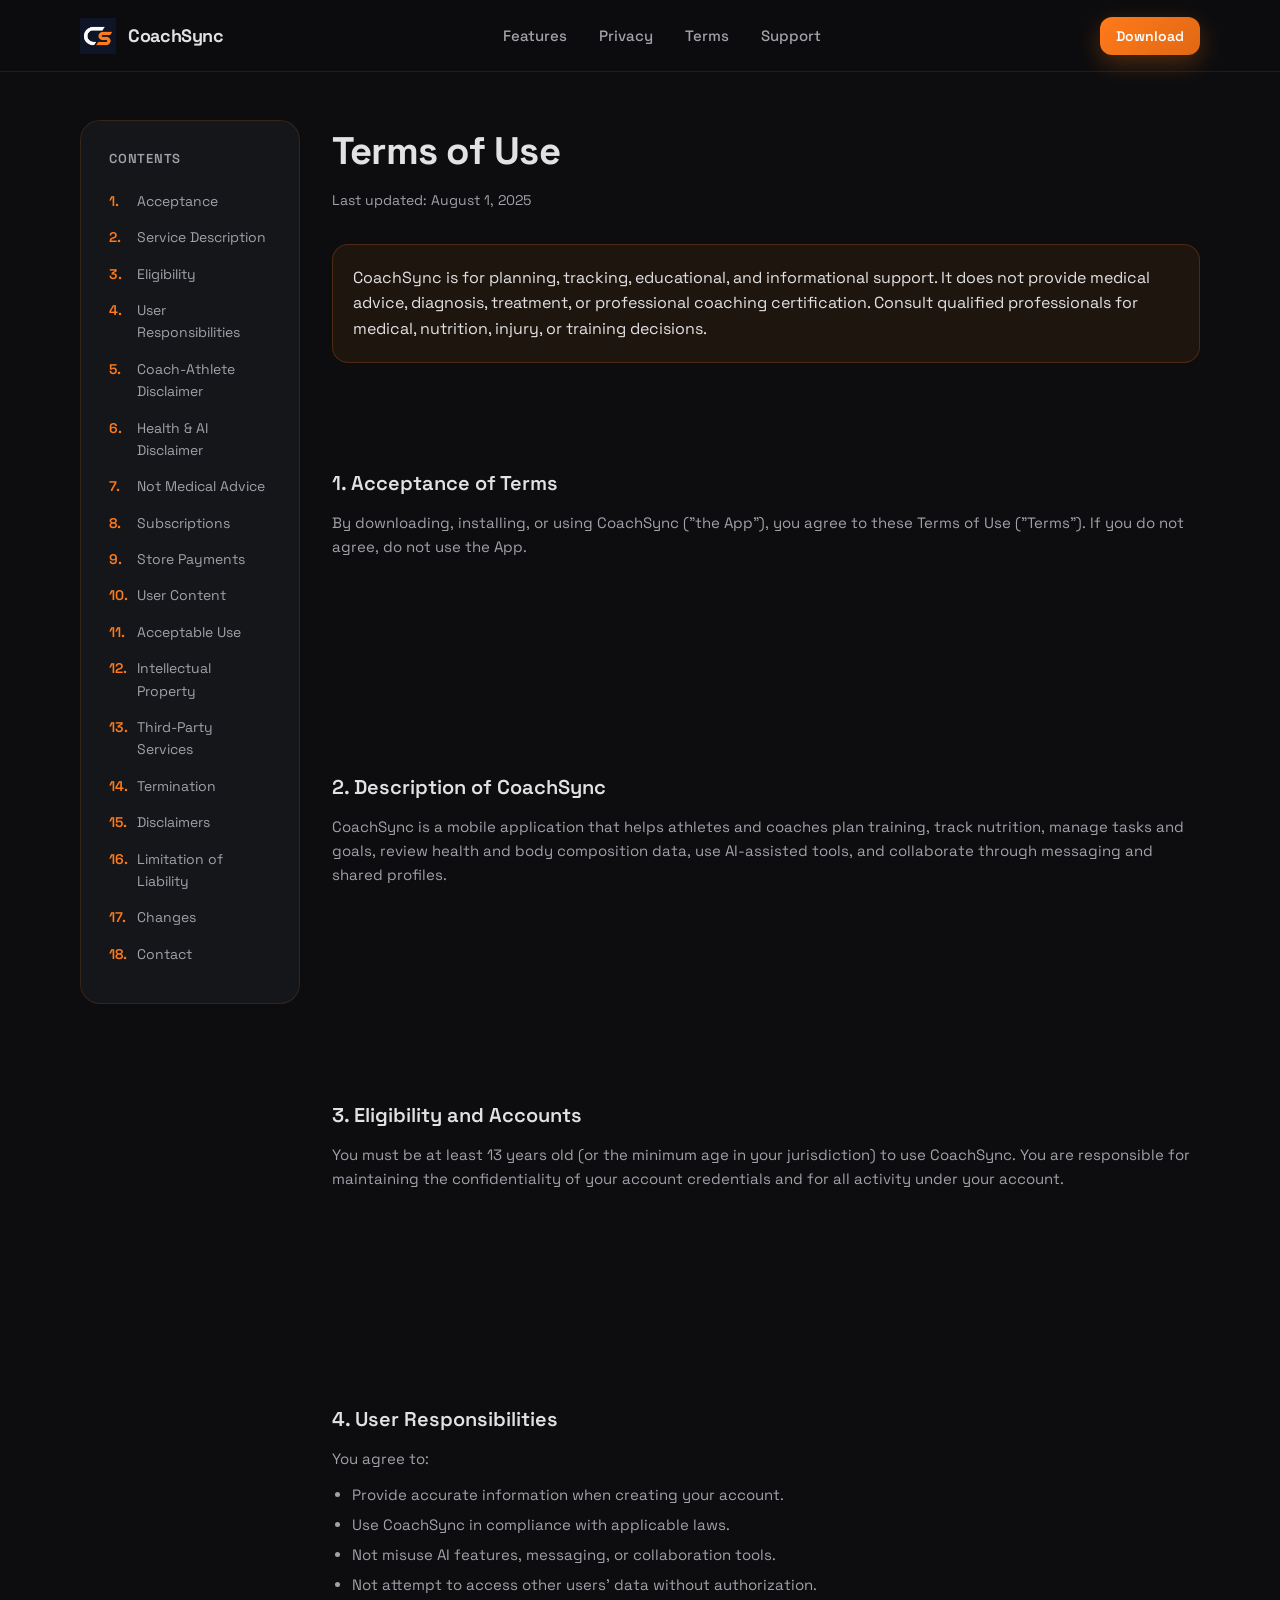
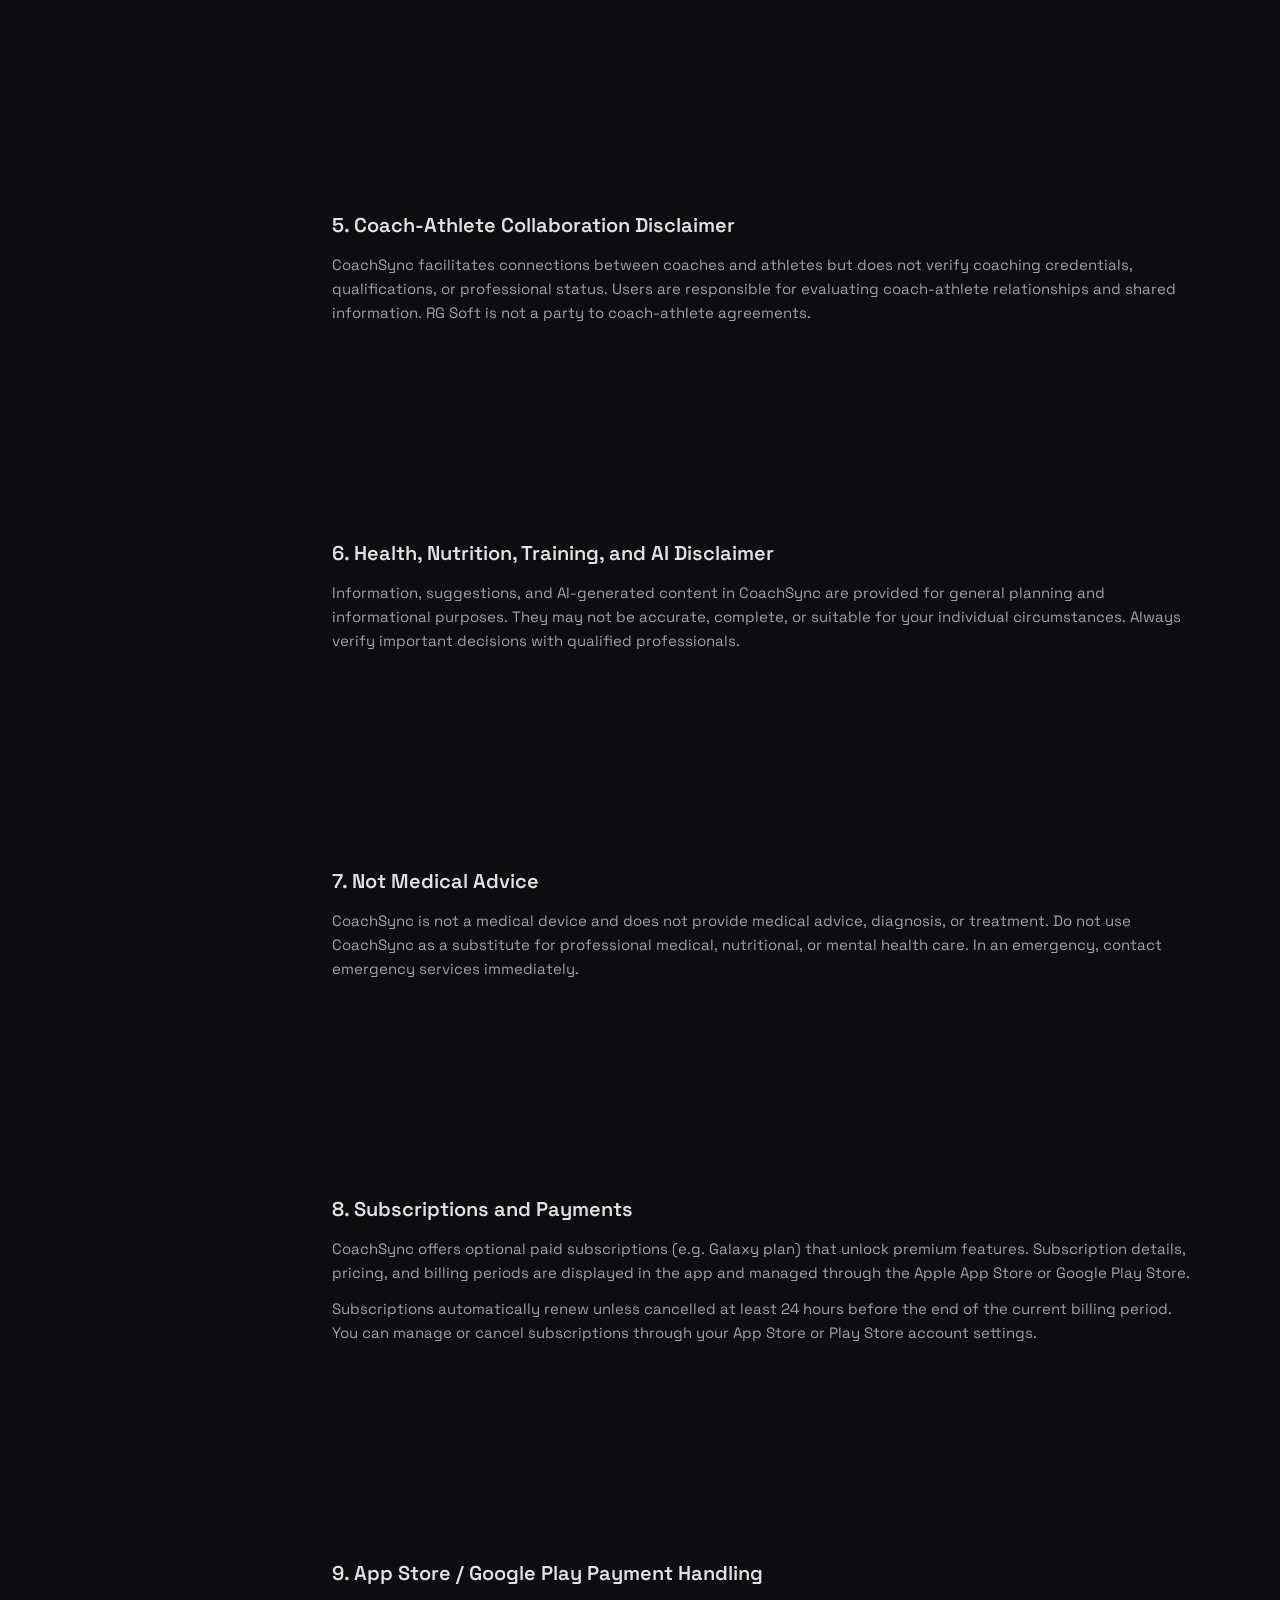
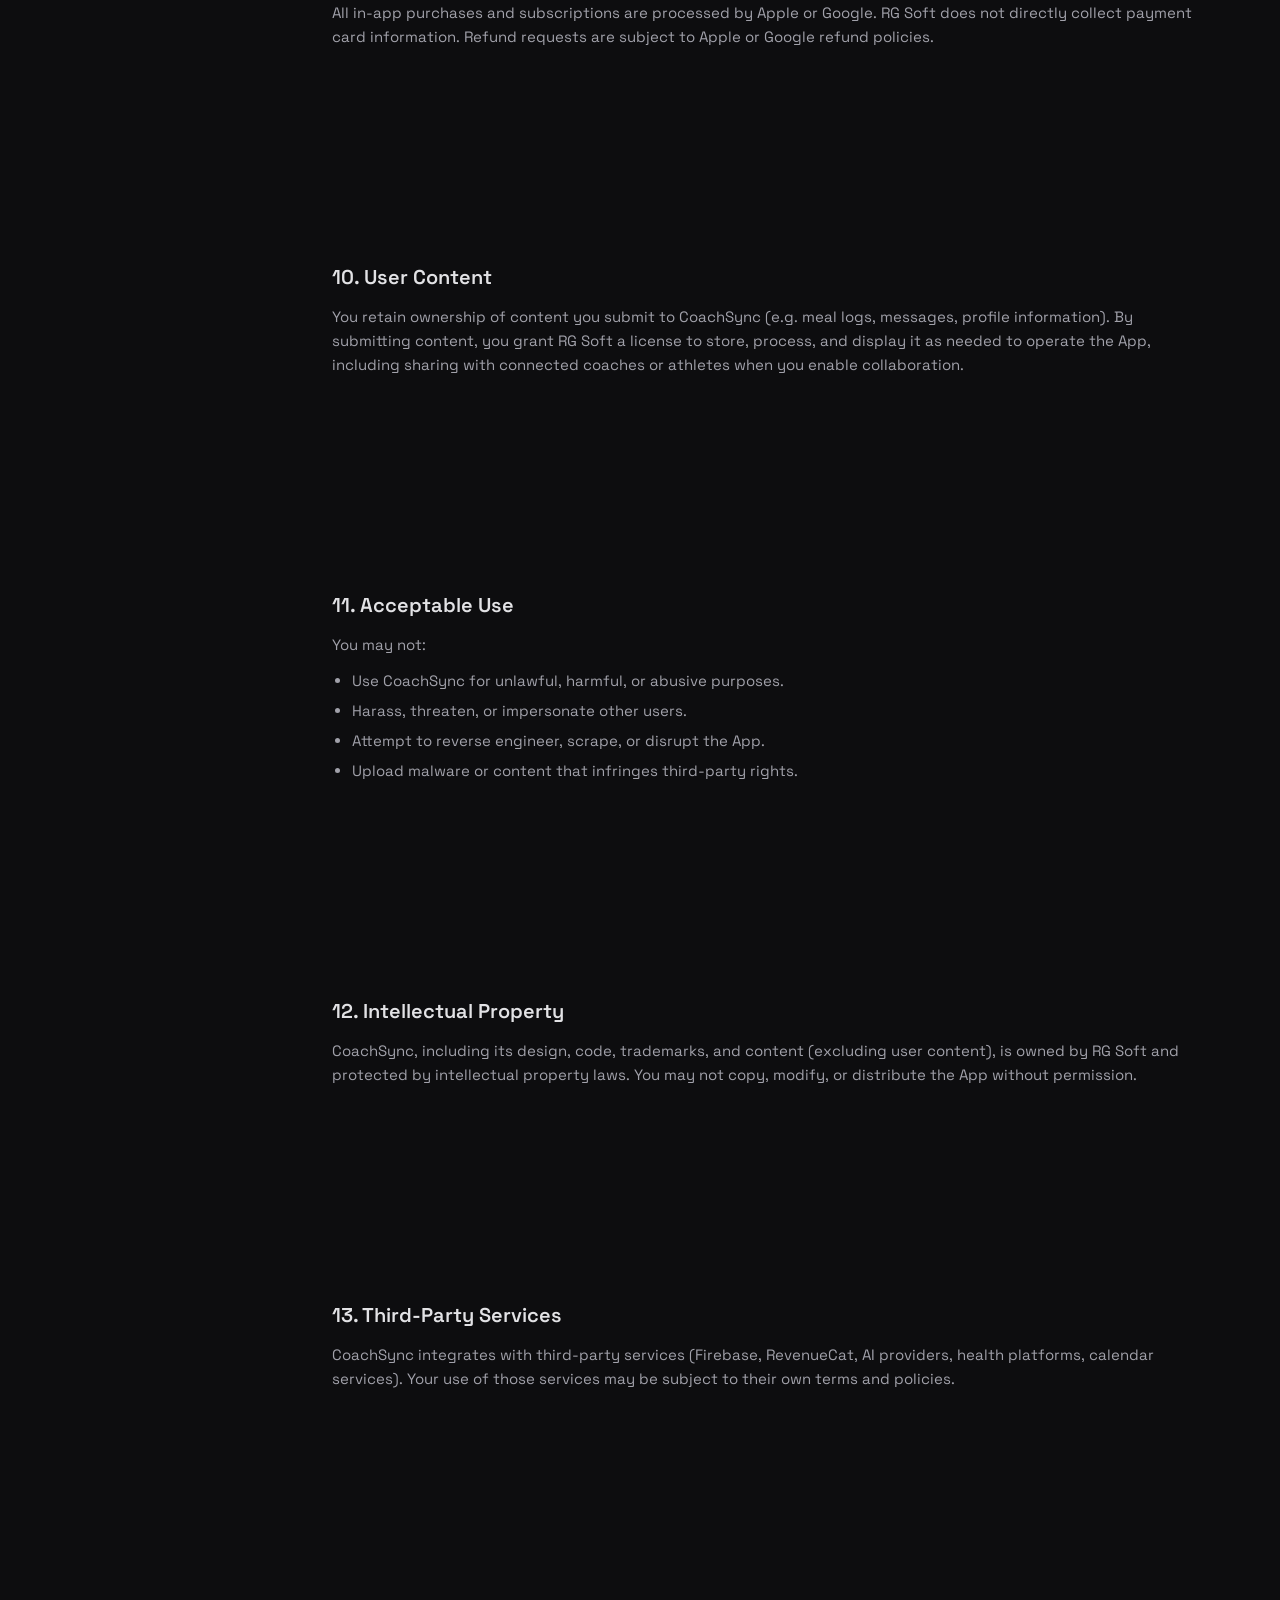
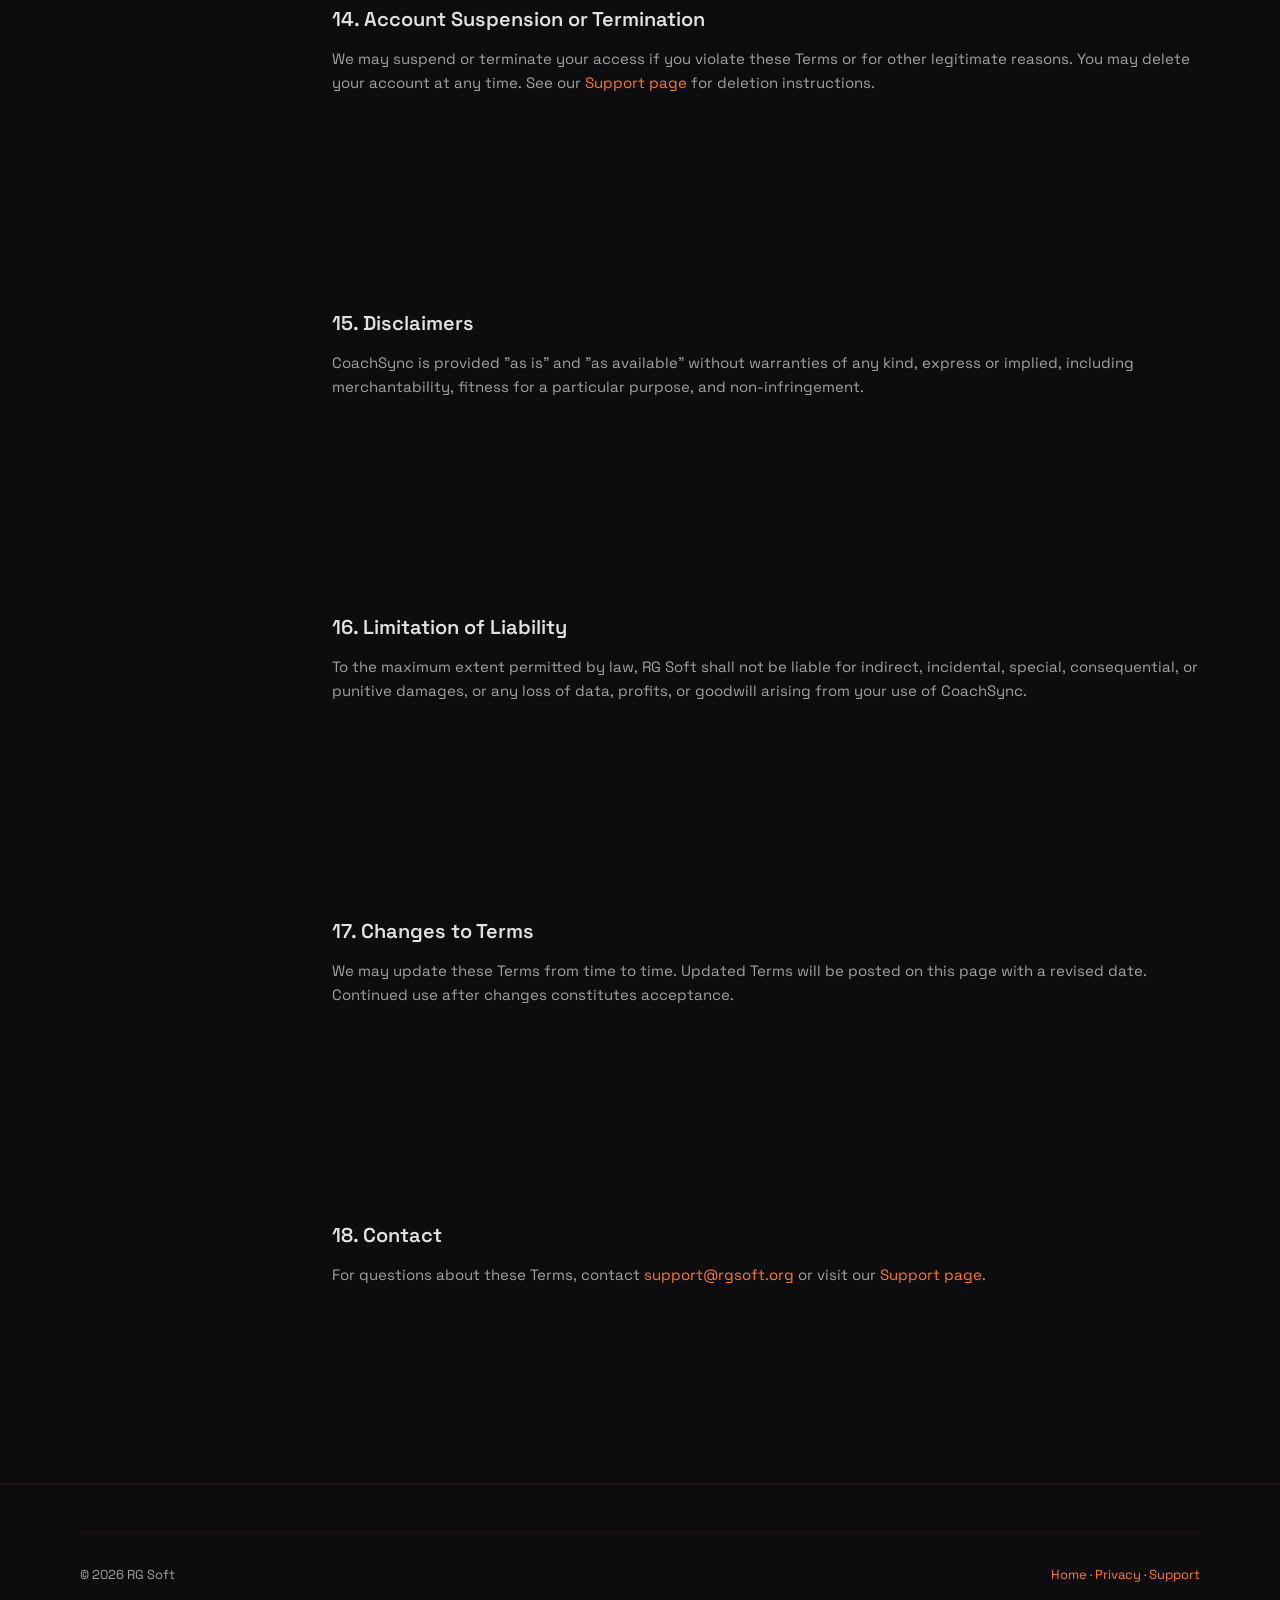
<file: terms.html>
<!DOCTYPE html>
<html lang="en">
<head>
  <meta charset="UTF-8">
  <meta name="viewport" content="width=device-width, initial-scale=1.0">
  <meta name="description" content="CoachSync Terms of Use — rules and guidelines for using the app.">
  <title>Terms of Use — CoachSync</title>
  <link rel="icon" href="assets/icon.png" type="image/png">
  <link rel="stylesheet" href="css/styles.css">
</head>
<body>
  <header class="site-header">
    <div class="container header-inner">
      <a href="index.html" class="logo-link">
        <img src="assets/icon.png" alt="CoachSync" width="36" height="36">
        <span class="logo-text">CoachSync</span>
      </a>
      <nav class="nav-desktop" aria-label="Main">
        <a href="index.html#features">Features</a>
        <a href="privacy.html">Privacy</a>
        <a href="terms.html">Terms</a>
        <a href="support.html">Support</a>
      </nav>
      <div class="nav-actions">
        <a href="index.html#download" class="btn btn-primary btn-sm">Download</a>
        <button class="nav-toggle" aria-label="Open menu" aria-expanded="false">
          <span></span><span></span><span></span>
        </button>
      </div>
    </div>
    <nav class="nav-mobile" aria-label="Mobile">
      <a href="index.html">Home</a>
      <a href="privacy.html">Privacy</a>
      <a href="terms.html">Terms</a>
      <a href="support.html">Support</a>
    </nav>
  </header>

  <main class="legal-page">
    <div class="container legal-layout">
      <aside class="legal-toc glass-card" aria-label="Table of contents">
        <details class="legal-toc-panel">
          <summary><h2>Contents</h2></summary>
          <ol>
          <li><a href="#acceptance">Acceptance</a></li>
          <li><a href="#description">Service Description</a></li>
          <li><a href="#eligibility">Eligibility</a></li>
          <li><a href="#responsibilities">User Responsibilities</a></li>
          <li><a href="#coach-disclaimer">Coach-Athlete Disclaimer</a></li>
          <li><a href="#health-disclaimer">Health &amp; AI Disclaimer</a></li>
          <li><a href="#not-medical">Not Medical Advice</a></li>
          <li><a href="#subscriptions">Subscriptions</a></li>
          <li><a href="#payments">Store Payments</a></li>
          <li><a href="#content">User Content</a></li>
          <li><a href="#acceptable-use">Acceptable Use</a></li>
          <li><a href="#ip">Intellectual Property</a></li>
          <li><a href="#third-party">Third-Party Services</a></li>
          <li><a href="#termination">Termination</a></li>
          <li><a href="#disclaimers">Disclaimers</a></li>
          <li><a href="#liability">Limitation of Liability</a></li>
          <li><a href="#changes">Changes</a></li>
          <li><a href="#contact">Contact</a></li>
          </ol>
        </details>
      </aside>

      <article class="legal-content">
        <h1>Terms of Use</h1>
        <p class="legal-meta">Last updated: August 1, 2025</p>

        <div class="legal-callout">
          <p>
            CoachSync is for planning, tracking, educational, and informational
            support. It does not provide medical advice, diagnosis, treatment,
            or professional coaching certification. Consult qualified
            professionals for medical, nutrition, injury, or training decisions.
          </p>
        </div>

        <section class="legal-section" id="acceptance">
          <h2>1. Acceptance of Terms</h2>
          <p>
            By downloading, installing, or using CoachSync ("the App"), you
            agree to these Terms of Use ("Terms"). If you do not agree, do not
            use the App.
          </p>
        </section>

        <section class="legal-section" id="description">
          <h2>2. Description of CoachSync</h2>
          <p>
            CoachSync is a mobile application that helps athletes and coaches
            plan training, track nutrition, manage tasks and goals, review health
            and body composition data, use AI-assisted tools, and collaborate
            through messaging and shared profiles.
          </p>
        </section>

        <section class="legal-section" id="eligibility">
          <h2>3. Eligibility and Accounts</h2>
          <p>
            You must be at least 13 years old (or the minimum age in your
            jurisdiction) to use CoachSync. You are responsible for maintaining
            the confidentiality of your account credentials and for all activity
            under your account.
          </p>
        </section>

        <section class="legal-section" id="responsibilities">
          <h2>4. User Responsibilities</h2>
          <p>You agree to:</p>
          <ul>
            <li>Provide accurate information when creating your account.</li>
            <li>Use CoachSync in compliance with applicable laws.</li>
            <li>Not misuse AI features, messaging, or collaboration tools.</li>
            <li>Not attempt to access other users' data without authorization.</li>
          </ul>
        </section>

        <section class="legal-section" id="coach-disclaimer">
          <h2>5. Coach-Athlete Collaboration Disclaimer</h2>
          <p>
            CoachSync facilitates connections between coaches and athletes but
            does not verify coaching credentials, qualifications, or
            professional status. Users are responsible for evaluating coach-athlete
            relationships and shared information. RG Soft is not a party to
            coach-athlete agreements.
          </p>
        </section>

        <section class="legal-section" id="health-disclaimer">
          <h2>6. Health, Nutrition, Training, and AI Disclaimer</h2>
          <p>
            Information, suggestions, and AI-generated content in CoachSync are
            provided for general planning and informational purposes. They may
            not be accurate, complete, or suitable for your individual
            circumstances. Always verify important decisions with qualified
            professionals.
          </p>
        </section>

        <section class="legal-section" id="not-medical">
          <h2>7. Not Medical Advice</h2>
          <p>
            CoachSync is not a medical device and does not provide medical
            advice, diagnosis, or treatment. Do not use CoachSync as a substitute
            for professional medical, nutritional, or mental health care. In an
            emergency, contact emergency services immediately.
          </p>
        </section>

        <section class="legal-section" id="subscriptions">
          <h2>8. Subscriptions and Payments</h2>
          <p>
            CoachSync offers optional paid subscriptions (e.g. Galaxy plan)
            that unlock premium features. Subscription details, pricing, and
            billing periods are displayed in the app and managed through the
            Apple App Store or Google Play Store.
          </p>
          <p>
            Subscriptions automatically renew unless cancelled at least 24 hours
            before the end of the current billing period. You can manage or
            cancel subscriptions through your App Store or Play Store account
            settings.
          </p>
        </section>

        <section class="legal-section" id="payments">
          <h2>9. App Store / Google Play Payment Handling</h2>
          <p>
            All in-app purchases and subscriptions are processed by Apple or
            Google. RG Soft does not directly collect payment card information.
            Refund requests are subject to Apple or Google refund policies.
          </p>
        </section>

        <section class="legal-section" id="content">
          <h2>10. User Content</h2>
          <p>
            You retain ownership of content you submit to CoachSync (e.g. meal
            logs, messages, profile information). By submitting content, you
            grant RG Soft a license to store, process, and display it as needed
            to operate the App, including sharing with connected coaches or
            athletes when you enable collaboration.
          </p>
        </section>

        <section class="legal-section" id="acceptable-use">
          <h2>11. Acceptable Use</h2>
          <p>You may not:</p>
          <ul>
            <li>Use CoachSync for unlawful, harmful, or abusive purposes.</li>
            <li>Harass, threaten, or impersonate other users.</li>
            <li>Attempt to reverse engineer, scrape, or disrupt the App.</li>
            <li>Upload malware or content that infringes third-party rights.</li>
          </ul>
        </section>

        <section class="legal-section" id="ip">
          <h2>12. Intellectual Property</h2>
          <p>
            CoachSync, including its design, code, trademarks, and content
            (excluding user content), is owned by RG Soft and protected by
            intellectual property laws. You may not copy, modify, or distribute
            the App without permission.
          </p>
        </section>

        <section class="legal-section" id="third-party">
          <h2>13. Third-Party Services</h2>
          <p>
            CoachSync integrates with third-party services (Firebase, RevenueCat,
            AI providers, health platforms, calendar services). Your use of
            those services may be subject to their own terms and policies.
          </p>
        </section>

        <section class="legal-section" id="termination">
          <h2>14. Account Suspension or Termination</h2>
          <p>
            We may suspend or terminate your access if you violate these Terms
            or for other legitimate reasons. You may delete your account at any
            time. See our <a href="support.html#delete-account">Support page</a>
            for deletion instructions.
          </p>
        </section>

        <section class="legal-section" id="disclaimers">
          <h2>15. Disclaimers</h2>
          <p>
            CoachSync is provided "as is" and "as available" without warranties
            of any kind, express or implied, including merchantability, fitness
            for a particular purpose, and non-infringement.
          </p>
        </section>

        <section class="legal-section" id="liability">
          <h2>16. Limitation of Liability</h2>
          <p>
            To the maximum extent permitted by law, RG Soft shall not be liable
            for indirect, incidental, special, consequential, or punitive
            damages, or any loss of data, profits, or goodwill arising from your
            use of CoachSync.
          </p>
        </section>

        <section class="legal-section" id="changes">
          <h2>17. Changes to Terms</h2>
          <p>
            We may update these Terms from time to time. Updated Terms will be
            posted on this page with a revised date. Continued use after changes
            constitutes acceptance.
          </p>
        </section>

        <section class="legal-section" id="contact">
          <h2>18. Contact</h2>
          <p>
            For questions about these Terms, contact
            <a data-contact-email href="mailto:support@rgsoft.org">support@rgsoft.org</a>
            or visit our <a href="support.html">Support page</a>.
          </p>
        </section>
      </article>
    </div>
  </main>

  <footer class="site-footer">
    <div class="container footer-bottom">
      <span>&copy; <span id="year"></span> RG Soft</span>
      <nav aria-label="Footer">
        <a href="index.html">Home</a> &middot;
        <a href="privacy.html">Privacy</a> &middot;
        <a href="support.html">Support</a>
      </nav>
    </div>
  </footer>

  <script src="js/config.js"></script>
  <script src="js/main.js"></script>
  <script>document.getElementById('year').textContent = new Date().getFullYear();</script>
</body>
</html>
</file>
<file: css/styles.css>
/* CoachSync marketing site — orange brand from design_system.dart */

@import url('https://fonts.googleapis.com/css2?family=Space+Grotesk:wght@400;500;600;700&display=swap');

:root {
  --primary: #ff7a1a;
  --primary-dark: #e06814;
  --primary-soft: #ff9b4d;
  --primary-muted: #ffede0;
  --cta: #22c55e;
  --cta-dark: #16a34a;
  --bg: #0d0d0f;
  --surface-low: #111316;
  --surface: #16181c;
  --surface-high: #1e2227;
  --text: #e2e2e5;
  --text-secondary: #a1a1aa;
  --outline: #414754;
  --gold: #d4af37;
  --error: #ffb4ab;
  --radius-sm: 12px;
  --radius-md: 16px;
  --radius-lg: 20px;
  --radius-xl: 24px;
  --radius-phone: 32px;
  --max-width: 1120px;
  --nav-height: 72px;
}

*,
*::before,
*::after {
  box-sizing: border-box;
  margin: 0;
  padding: 0;
}

html {
  scroll-behavior: smooth;
}

body {
  font-family: 'Space Grotesk', system-ui, sans-serif;
  background: var(--bg);
  color: var(--text);
  line-height: 1.6;
  font-size: 16px;
  -webkit-font-smoothing: antialiased;
}

a {
  color: var(--primary);
  text-decoration: none;
  transition: color 0.2s;
}

a:hover {
  color: var(--primary-soft);
}

img {
  max-width: 100%;
  height: auto;
  display: block;
}

.container {
  width: min(100% - 2rem, var(--max-width));
  margin-inline: auto;
}

/* Header */
.site-header {
  position: fixed;
  top: 0;
  left: 0;
  right: 0;
  z-index: 100;
  height: var(--nav-height);
  background: rgba(13, 13, 15, 0.85);
  backdrop-filter: blur(16px);
  border-bottom: 1px solid rgba(255, 122, 26, 0.12);
}

.header-inner {
  display: flex;
  align-items: center;
  justify-content: space-between;
  height: var(--nav-height);
}

.logo-link {
  display: flex;
  align-items: center;
  gap: 0.75rem;
}

.logo-link img {
  height: 36px;
  width: auto;
}

.logo-text {
  font-weight: 700;
  font-size: 1.125rem;
  color: var(--text);
  letter-spacing: -0.02em;
}

.nav-desktop {
  display: none;
  align-items: center;
  gap: 2rem;
}

.nav-desktop a {
  color: var(--text-secondary);
  font-size: 0.9375rem;
  font-weight: 500;
}

.nav-desktop a:hover {
  color: var(--text);
}

.nav-actions {
  display: flex;
  align-items: center;
  gap: 0.75rem;
}

.nav-toggle {
  display: flex;
  flex-direction: column;
  gap: 5px;
  background: none;
  border: none;
  cursor: pointer;
  padding: 8px;
}

.nav-toggle span {
  display: block;
  width: 22px;
  height: 2px;
  background: var(--text);
  border-radius: 1px;
  transition: transform 0.2s, opacity 0.2s;
}

.nav-toggle[aria-expanded='true'] span:nth-child(1) {
  transform: translateY(7px) rotate(45deg);
}

.nav-toggle[aria-expanded='true'] span:nth-child(2) {
  opacity: 0;
}

.nav-toggle[aria-expanded='true'] span:nth-child(3) {
  transform: translateY(-7px) rotate(-45deg);
}

.nav-mobile {
  display: none;
  position: fixed;
  top: var(--nav-height);
  left: 0;
  right: 0;
  background: rgba(13, 13, 15, 0.98);
  backdrop-filter: blur(16px);
  border-bottom: 1px solid rgba(255, 122, 26, 0.12);
  padding: 1.5rem;
  flex-direction: column;
  gap: 1rem;
}

.nav-mobile.is-open {
  display: flex;
}

.nav-mobile a {
  color: var(--text-secondary);
  font-weight: 500;
  padding: 0.5rem 0;
}

.nav-mobile a:hover {
  color: var(--text);
}

/* Buttons */
.btn {
  display: inline-flex;
  align-items: center;
  justify-content: center;
  gap: 0.5rem;
  padding: 0.75rem 1.25rem;
  font-family: inherit;
  font-size: 0.9375rem;
  font-weight: 600;
  border-radius: var(--radius-sm);
  border: none;
  cursor: pointer;
  transition: transform 0.15s, box-shadow 0.15s, opacity 0.15s;
  text-decoration: none;
}

.btn:hover {
  transform: translateY(-1px);
}

.btn-primary {
  background: linear-gradient(
    135deg,
    var(--primary) 0%,
    var(--primary-dark) 100%
  );
  color: #fff;
  box-shadow: 0 8px 24px rgba(255, 122, 26, 0.28);
}

.btn-primary:hover {
  color: #fff;
  box-shadow: 0 12px 32px rgba(255, 122, 26, 0.36);
}

.btn-cta {
  background: linear-gradient(135deg, var(--cta) 0%, var(--cta-dark) 100%);
  color: #fff;
  box-shadow: 0 8px 24px rgba(34, 197, 94, 0.24);
}

.btn-cta:hover {
  color: #fff;
}

.btn-outline {
  background: transparent;
  color: var(--text);
  border: 1px solid rgba(255, 122, 26, 0.3);
}

.btn-outline:hover {
  color: var(--primary);
  border-color: var(--primary);
}

.btn-sm {
  padding: 0.5rem 1rem;
  font-size: 0.875rem;
}

.btn-lg {
  padding: 1rem 1.75rem;
  font-size: 1rem;
}

.btn[disabled],
.store-btn.is-disabled {
  opacity: 0.45;
  cursor: not-allowed;
  pointer-events: none;
}

/* Store buttons */
.store-buttons {
  display: flex;
  flex-wrap: wrap;
  gap: 0.75rem;
}

.store-btn {
  display: inline-flex;
  align-items: center;
  gap: 0.625rem;
  padding: 0.625rem 1.125rem;
  background: var(--surface-high);
  border: 1px solid rgba(255, 122, 26, 0.2);
  border-radius: var(--radius-sm);
  color: var(--text);
  font-size: 0.8125rem;
  transition: border-color 0.2s, background 0.2s;
}

.store-btn:hover:not(.is-disabled) {
  border-color: var(--primary);
  background: rgba(255, 122, 26, 0.08);
  color: var(--text);
}

.store-btn svg {
  width: 24px;
  height: 24px;
  flex-shrink: 0;
}

.store-btn-text {
  display: flex;
  flex-direction: column;
  align-items: flex-start;
  line-height: 1.2;
}

.store-btn-label {
  font-size: 0.625rem;
  color: var(--text-secondary);
  text-transform: uppercase;
  letter-spacing: 0.04em;
}

.store-btn-name {
  font-weight: 600;
  font-size: 0.9375rem;
}

/* Hero */
.hero {
  position: relative;
  min-height: 100vh;
  padding-top: calc(var(--nav-height) + 3rem);
  padding-bottom: 4rem;
  overflow: hidden;
  background:
    radial-gradient(
      circle at 70% 20%,
      rgba(255, 122, 26, 0.18),
      transparent 42%
    ),
    radial-gradient(
      circle at 20% 80%,
      rgba(34, 197, 94, 0.06),
      transparent 35%
    ),
    var(--bg);
}

.hero-grid {
  display: grid;
  gap: 3rem;
  align-items: center;
}

.hero-eyebrow {
  display: inline-block;
  font-size: 0.8125rem;
  font-weight: 600;
  text-transform: uppercase;
  letter-spacing: 0.08em;
  color: var(--primary);
  margin-bottom: 1rem;
}

.hero h1 {
  font-size: clamp(2.25rem, 5vw, 3.75rem);
  font-weight: 700;
  line-height: 1.08;
  letter-spacing: -0.03em;
  margin-bottom: 1.25rem;
}

.hero-lead {
  font-size: clamp(1rem, 2vw, 1.1875rem);
  color: var(--text-secondary);
  max-width: 32rem;
  margin-bottom: 2rem;
}

.hero-actions {
  display: flex;
  flex-wrap: wrap;
  gap: 1rem;
  align-items: center;
}

.hero-visual {
  display: flex;
  justify-content: center;
  position: relative;
}

.phone-mockup {
  width: min(280px, 80vw);
  aspect-ratio: 9 / 19.5;
  background: var(--surface);
  border-radius: var(--radius-phone);
  border: 2px solid rgba(255, 122, 26, 0.25);
  box-shadow:
    0 0 60px rgba(255, 122, 26, 0.15),
    0 24px 48px rgba(0, 0, 0, 0.5);
  overflow: hidden;
  position: relative;
}

.phone-notch {
  position: absolute;
  top: 12px;
  left: 50%;
  transform: translateX(-50%);
  width: 80px;
  height: 24px;
  background: var(--bg);
  border-radius: 12px;
  z-index: 2;
}

.phone-screen {
  padding: 3rem 1rem 1rem;
  height: 100%;
  display: flex;
  flex-direction: column;
  gap: 0.625rem;
}

.mock-card {
  background: rgba(255, 122, 26, 0.08);
  border: 1px solid rgba(255, 122, 26, 0.15);
  border-radius: var(--radius-sm);
  padding: 0.75rem;
}

.mock-card-title {
  font-size: 0.6875rem;
  color: var(--text-secondary);
  text-transform: uppercase;
  letter-spacing: 0.06em;
  margin-bottom: 0.25rem;
}

.mock-card-value {
  font-size: 1.125rem;
  font-weight: 700;
  color: var(--primary);
}

.mock-row {
  display: grid;
  grid-template-columns: 1fr 1fr;
  gap: 0.625rem;
}

.mock-bar {
  height: 6px;
  background: rgba(255, 122, 26, 0.15);
  border-radius: 3px;
  overflow: hidden;
  margin-top: 0.375rem;
}

.mock-bar-fill {
  height: 100%;
  background: var(--primary);
  border-radius: 3px;
}

/* Sections */
section {
  padding: 5rem 0;
}

.section-header {
  text-align: center;
  max-width: 40rem;
  margin: 0 auto 3rem;
}

.section-eyebrow {
  font-size: 0.8125rem;
  font-weight: 600;
  text-transform: uppercase;
  letter-spacing: 0.08em;
  color: var(--primary);
  margin-bottom: 0.75rem;
}

.section-header h2 {
  font-size: clamp(1.75rem, 3.5vw, 2.5rem);
  font-weight: 700;
  letter-spacing: -0.02em;
  margin-bottom: 1rem;
}

.section-header p {
  color: var(--text-secondary);
  font-size: 1.0625rem;
}

/* Glass cards */
.glass-card {
  background: rgba(22, 24, 28, 0.88);
  border: 1px solid rgba(255, 122, 26, 0.15);
  backdrop-filter: blur(16px);
  border-radius: var(--radius-lg);
  padding: 1.75rem;
  transition: border-color 0.2s, box-shadow 0.2s;
}

.glass-card:hover {
  border-color: rgba(255, 122, 26, 0.3);
  box-shadow: 0 8px 32px rgba(255, 122, 26, 0.08);
}

.feature-grid {
  display: grid;
  gap: 1.5rem;
}

.feature-icon {
  width: 44px;
  height: 44px;
  display: flex;
  align-items: center;
  justify-content: center;
  background: rgba(255, 122, 26, 0.12);
  border-radius: var(--radius-sm);
  margin-bottom: 1rem;
  font-size: 1.25rem;
}

.feature-card h3 {
  font-size: 1.125rem;
  font-weight: 600;
  margin-bottom: 0.5rem;
}

.feature-card p {
  color: var(--text-secondary);
  font-size: 0.9375rem;
}

/* Audience sections */
.audience-grid {
  display: grid;
  gap: 2rem;
}

.audience-block h3 {
  font-size: 1.5rem;
  font-weight: 700;
  margin-bottom: 1.25rem;
  letter-spacing: -0.02em;
}

.audience-list {
  list-style: none;
  display: flex;
  flex-direction: column;
  gap: 0.75rem;
}

.audience-list li {
  display: flex;
  align-items: flex-start;
  gap: 0.75rem;
  color: var(--text-secondary);
  font-size: 0.9375rem;
}

.audience-list li::before {
  content: '';
  flex-shrink: 0;
  width: 6px;
  height: 6px;
  margin-top: 0.5rem;
  background: var(--primary);
  border-radius: 50%;
}

/* Screens preview */
.screens-strip {
  display: flex;
  gap: 1.25rem;
  overflow-x: auto;
  padding-bottom: 1rem;
  scroll-snap-type: x mandatory;
  -webkit-overflow-scrolling: touch;
}

.screen-preview {
  flex: 0 0 160px;
  scroll-snap-align: start;
}

.screen-preview-frame {
  aspect-ratio: 9 / 19.5;
  background: var(--surface);
  border-radius: var(--radius-md);
  border: 1px solid rgba(255, 122, 26, 0.2);
  display: flex;
  flex-direction: column;
  align-items: center;
  justify-content: center;
  gap: 0.5rem;
  padding: 1rem;
  margin-bottom: 0.75rem;
}

.screen-preview-icon {
  font-size: 1.5rem;
}

.screen-preview-label {
  font-size: 0.75rem;
  color: var(--text-secondary);
  text-align: center;
}

/* Trust section */
.trust-grid {
  display: grid;
  gap: 1.5rem;
}

.trust-item {
  display: flex;
  gap: 1rem;
  align-items: flex-start;
}

.trust-icon {
  flex-shrink: 0;
  width: 40px;
  height: 40px;
  display: flex;
  align-items: center;
  justify-content: center;
  background: rgba(34, 197, 94, 0.12);
  border-radius: var(--radius-sm);
  color: var(--cta);
  font-size: 1.125rem;
}

.trust-item h4 {
  font-size: 1rem;
  font-weight: 600;
  margin-bottom: 0.25rem;
}

.trust-item p {
  color: var(--text-secondary);
  font-size: 0.875rem;
}

/* CTA band */
.cta-band {
  text-align: center;
  padding: 5rem 0;
  background:
    radial-gradient(
      circle at 50% 50%,
      rgba(255, 122, 26, 0.12),
      transparent 60%
    ),
    var(--surface-low);
  border-top: 1px solid rgba(255, 122, 26, 0.1);
  border-bottom: 1px solid rgba(255, 122, 26, 0.1);
}

.cta-band h2 {
  font-size: clamp(1.75rem, 3vw, 2.25rem);
  font-weight: 700;
  margin-bottom: 1rem;
  letter-spacing: -0.02em;
}

.cta-band p {
  color: var(--text-secondary);
  max-width: 28rem;
  margin: 0 auto 2rem;
}

/* Footer */
.site-footer {
  padding: 3rem 0 2rem;
  border-top: 1px solid rgba(255, 122, 26, 0.1);
}

.footer-grid {
  display: grid;
  gap: 2rem;
  margin-bottom: 2rem;
}

.footer-brand p {
  color: var(--text-secondary);
  font-size: 0.875rem;
  margin-top: 0.75rem;
  max-width: 20rem;
}

.footer-links h4 {
  font-size: 0.8125rem;
  font-weight: 600;
  text-transform: uppercase;
  letter-spacing: 0.06em;
  color: var(--text-secondary);
  margin-bottom: 1rem;
}

.footer-links ul {
  list-style: none;
  display: flex;
  flex-direction: column;
  gap: 0.5rem;
}

.footer-links a {
  color: var(--text-secondary);
  font-size: 0.875rem;
}

.footer-links a:hover {
  color: var(--text);
}

.footer-bottom {
  display: flex;
  flex-wrap: wrap;
  justify-content: space-between;
  align-items: center;
  gap: 1rem;
  padding-top: 2rem;
  border-top: 1px solid rgba(255, 122, 26, 0.08);
  font-size: 0.8125rem;
  color: var(--text-secondary);
}

/* Legal pages */
.legal-page {
  padding-top: calc(var(--nav-height) + 3rem);
  padding-bottom: 4rem;
}

.legal-layout {
  display: grid;
  gap: 2rem;
}

.legal-toc {
  align-self: start;
  position: static;
}

.legal-toc-panel summary {
  list-style: none;
  cursor: pointer;
  display: flex;
  align-items: center;
  justify-content: space-between;
  gap: 0.75rem;
}

.legal-toc-panel summary::-webkit-details-marker {
  display: none;
}

.legal-toc-panel summary::marker {
  content: '';
}

.legal-toc-panel summary::after {
  content: '';
  width: 0.45rem;
  height: 0.45rem;
  border-right: 2px solid var(--text-secondary);
  border-bottom: 2px solid var(--text-secondary);
  transform: rotate(45deg);
  transition: transform 0.2s;
  flex-shrink: 0;
  margin-top: -0.2rem;
}

.legal-toc-panel[open] summary {
  margin-bottom: 1rem;
}

.legal-toc-panel[open] summary::after {
  transform: rotate(-135deg);
  margin-top: 0.2rem;
}

.legal-toc h2 {
  font-size: 0.8125rem;
  font-weight: 600;
  text-transform: uppercase;
  letter-spacing: 0.06em;
  color: var(--text-secondary);
  margin-bottom: 0;
  pointer-events: none;
}

.legal-toc ol {
  list-style: none;
  counter-reset: toc;
}

.legal-toc li {
  counter-increment: toc;
  margin-bottom: 0.375rem;
}

.legal-toc a {
  display: flex;
  gap: 0.5rem;
  color: var(--text-secondary);
  font-size: 0.875rem;
  padding: 0.25rem 0;
}

.legal-toc a::before {
  content: counter(toc) '.';
  color: var(--primary);
  font-weight: 600;
  min-width: 1.25rem;
}

.legal-toc a:hover {
  color: var(--text);
}

.legal-content {
  min-width: 0;
  position: relative;
  z-index: 1;
}

.legal-content h1 {
  font-size: clamp(1.75rem, 3vw, 2.5rem);
  font-weight: 700;
  margin-bottom: 0.5rem;
  letter-spacing: -0.02em;
}

.legal-meta {
  color: var(--text-secondary);
  font-size: 0.875rem;
  margin-bottom: 2rem;
}

.legal-section {
  margin-bottom: 2.5rem;
  scroll-margin-top: calc(var(--nav-height) + 1rem);
}

.legal-section h2 {
  font-size: 1.25rem;
  font-weight: 600;
  margin-bottom: 0.75rem;
  color: var(--text);
}

.legal-section p,
.legal-section li {
  color: var(--text-secondary);
  font-size: 0.9375rem;
  margin-bottom: 0.75rem;
}

.legal-section ul {
  padding-left: 1.25rem;
  margin-bottom: 0.75rem;
}

.legal-section ul li {
  margin-bottom: 0.375rem;
}

.legal-callout {
  background: rgba(255, 122, 26, 0.08);
  border: 1px solid rgba(255, 122, 26, 0.2);
  border-radius: var(--radius-md);
  padding: 1.25rem;
  margin: 1.5rem 0;
}

.legal-callout p {
  margin-bottom: 0;
  color: var(--text);
}

/* Support page */
.support-grid {
  display: grid;
  gap: 1.5rem;
}

.support-card h3 {
  font-size: 1.125rem;
  font-weight: 600;
  margin-bottom: 0.75rem;
}

.support-card p {
  color: var(--text-secondary);
  font-size: 0.9375rem;
  margin-bottom: 0.75rem;
}

.support-steps {
  list-style: none;
  counter-reset: steps;
}

.support-steps li {
  counter-increment: steps;
  display: flex;
  gap: 1rem;
  margin-bottom: 1rem;
  color: var(--text-secondary);
  font-size: 0.9375rem;
}

.support-steps li::before {
  content: counter(steps);
  flex-shrink: 0;
  width: 28px;
  height: 28px;
  display: flex;
  align-items: center;
  justify-content: center;
  background: rgba(255, 122, 26, 0.15);
  color: var(--primary);
  font-weight: 700;
  font-size: 0.8125rem;
  border-radius: 50%;
}

/* Responsive */
@media (max-width: 767px) {
  .legal-toc {
    padding: 1rem 1.25rem;
  }
}

@media (min-width: 640px) {
  .feature-grid {
    grid-template-columns: repeat(2, 1fr);
  }

  .trust-grid {
    grid-template-columns: repeat(2, 1fr);
  }

  .footer-grid {
    grid-template-columns: 2fr 1fr 1fr;
  }
}

@media (min-width: 768px) {
  .nav-desktop {
    display: flex;
  }

  .nav-toggle {
    display: none;
  }

  .hero-grid {
    grid-template-columns: 1fr 1fr;
  }

  .audience-grid {
    grid-template-columns: 1fr 1fr;
  }

  .legal-layout {
    grid-template-columns: 220px 1fr;
  }

  .legal-toc {
    position: sticky;
    top: calc(var(--nav-height) + 1.5rem);
  }

  .legal-toc-panel summary {
    pointer-events: none;
    cursor: default;
    margin-bottom: 1rem;
  }

  .legal-toc-panel summary::after {
    display: none;
  }

  .legal-toc-panel:not([open]) > ol {
    display: block;
  }
}

@media (min-width: 1024px) {
  .feature-grid {
    grid-template-columns: repeat(3, 1fr);
  }
}
</file>
